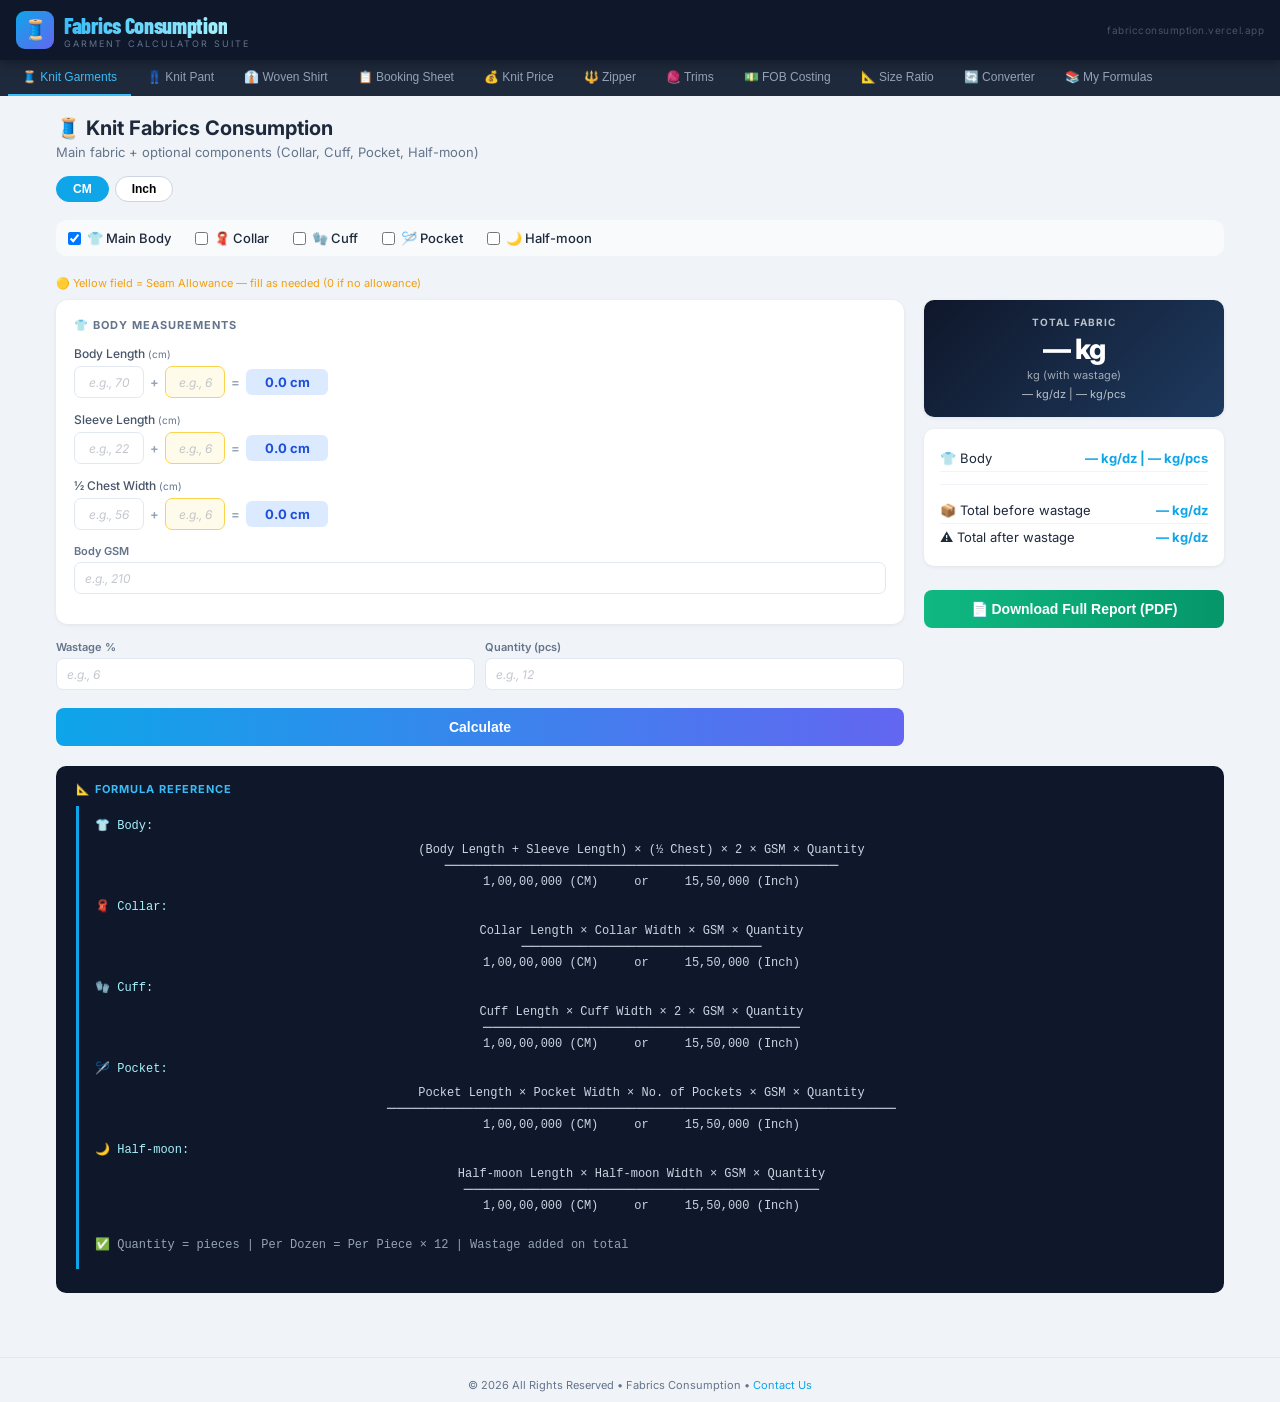
<file: index.html>
<!DOCTYPE html>
<html lang="en">
<head>
<meta charset="UTF-8">
<meta name="viewport" content="width=device-width, initial-scale=1.0">
<title>Fabrics Consumption | Garment Calculator Suite</title>
<link href="https://fonts.googleapis.com/css2?family=Barlow+Condensed:wght@600;800&family=Inter:wght@400;500;600;700&display=swap" rel="stylesheet">
<link rel="stylesheet" href="css/style.css">
</head>
<body>

<header>
  <a class="logo" href="javascript:void(0);" onclick="window.location.reload();">
    <div class="logo-icon">🧵</div>
    <div>
      <span class="logo-name">Fabrics Consumption</span>
      <span class="logo-sub">Garment Calculator Suite</span>
    </div>
  </a>
  <div class="header-url">fabricconsumption.vercel.app</div>
</header>

<nav class="tab-bar">
  <button class="tab-btn active" data-page="knit">🧵 Knit Garments</button>
  <button class="tab-btn" data-page="knitpant">👖 Knit Pant</button>
  <button class="tab-btn" data-page="woven">👔 Woven Shirt</button>
  <button class="tab-btn" data-page="booking">📋 Booking Sheet</button>
  <button class="tab-btn" data-page="knitprice">💰 Knit Price</button>
  <button class="tab-btn" data-page="zipper">🔱 Zipper</button>
  <button class="tab-btn" data-page="trims">🧶 Trims</button>
  <button class="tab-btn" data-page="fob">💵 FOB Costing</button>
  <button class="tab-btn" data-page="sizeratio">📐 Size Ratio</button>
  <button class="tab-btn" data-page="converter">🔄 Converter</button>
  <button class="tab-btn" data-page="myformulas">📚 My Formulas</button>
</nav>

<main>

<!-- ==================== PAGE 1: KNIT GARMENTS ==================== -->
<div class="page active" id="page-knit">
  <p class="page-title">🧵 Knit Fabrics Consumption</p>
  <p class="page-desc">Main fabric + optional components (Collar, Cuff, Pocket, Half-moon)</p>

  <div class="unit-bar">
    <button class="u-btn active" data-unit="cm">CM</button>
    <button class="u-btn" data-unit="inch">Inch</button>
  </div>

  <div class="check-row">
    <label><input type="checkbox" id="ck-body" checked> 👕 Main Body </label>
    <label><input type="checkbox" id="ck-collar"> 🧣 Collar</label>
    <label><input type="checkbox" id="ck-cuff"> 🧤 Cuff</label>
    <label><input type="checkbox" id="ck-pocket"> 🪡 Pocket</label>
    <label><input type="checkbox" id="ck-halfmoon"> 🌙 Half-moon</label>
  </div>

  <div class="input-note">🟡 Yellow field = Seam Allowance — fill as needed (0 if no allowance)</div>

  <div class="calc-grid">
    <div class="left-panel">
      <!-- BODY PANEL -->
      <div id="panel-body" class="panel">
        <div class="panel-title">👕 Body Measurements</div>
        <div class="sa-group">
          <div class="sa-label">Body Length <span class="unit-label">(cm)</span></div>
          <div class="sa-row">
            <input class="inp-a" type="text" inputmode="numeric" id="kg-bl" placeholder="e.g., 70" value="">
            <span class="sa-sep">+</span>
            <input class="inp-a inp-allow" type="text" inputmode="numeric" id="kg-bla" placeholder="e.g., 6" value="">
            <span class="sa-sep">=</span>
            <span class="sa-tot" id="kg-blt">0.0 <span class="unit-label">cm</span></span>
          </div>
        </div>
        <div class="sa-group">
          <div class="sa-label">Sleeve Length <span class="unit-label">(cm)</span></div>
          <div class="sa-row">
            <input class="inp-a" type="text" inputmode="numeric" id="kg-sl" placeholder="e.g., 22" value="">
            <span class="sa-sep">+</span>
            <input class="inp-a inp-allow" type="text" inputmode="numeric" id="kg-sla" placeholder="e.g., 6" value="">
            <span class="sa-sep">=</span>
            <span class="sa-tot" id="kg-slt">0.0 <span class="unit-label">cm</span></span>
          </div>
        </div>
        <div class="sa-group">
          <div class="sa-label">½ Chest Width <span class="unit-label">(cm)</span></div>
          <div class="sa-row">
            <input class="inp-a" type="text" inputmode="numeric" id="kg-hc" placeholder="e.g., 56" value="">
            <span class="sa-sep">+</span>
            <input class="inp-a inp-allow" type="text" inputmode="numeric" id="kg-hca" placeholder="e.g., 6" value="">
            <span class="sa-sep">=</span>
            <span class="sa-tot" id="kg-hct">0.0 <span class="unit-label">cm</span></span>
          </div>
        </div>
        <div class="field-row">
          <div class="f-group"><label>Body GSM</label><input class="inp-plain" type="text" inputmode="numeric" id="kg-bgsm" placeholder="e.g., 210" value=""></div>
        </div>
      </div>

      <!-- COLLAR PANEL -->
      <div id="panel-collar" class="opt-panel" style="display:none">
        <div class="opt-title">🧣 Collar Measurements</div>
        <div class="sa-group">
          <div class="sa-label">Collar Length <span class="unit-label">(cm)</span></div>
          <div class="sa-row">
            <input class="inp-a" type="text" inputmode="numeric" id="kg-cl" placeholder="e.g., 40" value="">
            <span class="sa-sep">+</span>
            <input class="inp-a inp-allow" type="text" inputmode="numeric" id="kg-cla" placeholder="e.g., 0" value="">
            <span class="sa-sep">=</span>
            <span class="sa-tot" id="kg-clt">0.0 <span class="unit-label">cm</span></span>
          </div>
        </div>
        <div class="sa-group">
          <div class="sa-label">Collar Width <span class="unit-label">(cm)</span></div>
          <div class="sa-row">
            <input class="inp-a" type="text" inputmode="numeric" id="kg-cw" placeholder="e.g., 8" value="">
            <span class="sa-sep">+</span>
            <input class="inp-a inp-allow" type="text" inputmode="numeric" id="kg-cwa" placeholder="e.g., 3" value="">
            <span class="sa-sep">=</span>
            <span class="sa-tot" id="kg-cwt">0.0 <span class="unit-label">cm</span></span>
          </div>
        </div>
        <div class="field-row"><div class="f-group"><label>Collar GSM</label><input class="inp-plain" type="text" inputmode="numeric" id="kg-cgsm" placeholder="e.g., 180" value=""></div></div>
      </div>

      <!-- CUFF PANEL -->
      <div id="panel-cuff" class="opt-panel" style="display:none">
        <div class="opt-title">🧤 Cuff Measurements (×2 pcss)</div>
        <div class="sa-group">
          <div class="sa-label">Cuff Length <span class="unit-label">(cm)</span></div>
          <div class="sa-row">
            <input class="inp-a" type="text" inputmode="numeric" id="kg-cul" placeholder="e.g., 22" value="">
            <span class="sa-sep">+</span>
            <input class="inp-a inp-allow" type="text" inputmode="numeric" id="kg-cula" placeholder="e.g., 4" value="">
            <span class="sa-sep">=</span>
            <span class="sa-tot" id="kg-cul-t">0.0 <span class="unit-label">cm</span></span>
          </div>
        </div>
        <div class="sa-group">
          <div class="sa-label">Cuff Width <span class="unit-label">(cm)</span></div>
          <div class="sa-row">
            <input class="inp-a" type="text" inputmode="numeric" id="kg-cuw" placeholder="e.g., 3" value="">
            <span class="sa-sep">+</span>
            <input class="inp-a inp-allow" type="text" inputmode="numeric" id="kg-cuwa" placeholder="e.g., 2" value="">
            <span class="sa-sep">=</span>
            <span class="sa-tot" id="kg-cuw-t">0.0 <span class="unit-label">cm</span></span>
          </div>
        </div>
        <div class="field-row"><div class="f-group"><label>Cuff GSM</label><input class="inp-plain" type="text" inputmode="numeric" id="kg-cugsm" placeholder="e.g., 230" value=""></div></div>
      </div>

      <!-- POCKET PANEL -->
      <div id="panel-pocket" class="opt-panel" style="display:none">
        <div class="opt-title">🪡 Pocket Measurements</div>
        <div class="sa-group">
          <div class="sa-label">Pocket Length <span class="unit-label">(cm)</span></div>
          <div class="sa-row">
            <input class="inp-a" type="text" inputmode="numeric" id="kg-pl" placeholder="e.g., 10" value="">
            <span class="sa-sep">+</span>
            <input class="inp-a inp-allow" type="text" inputmode="numeric" id="kg-pla" placeholder="e.g., 3" value="">
            <span class="sa-sep">=</span>
            <span class="sa-tot" id="kg-pl-t">0.0 <span class="unit-label">cm</span></span>
          </div>
        </div>
        <div class="sa-group">
          <div class="sa-label">Pocket Width <span class="unit-label">(cm)</span></div>
          <div class="sa-row">
            <input class="inp-a" type="text" inputmode="numeric" id="kg-pw" placeholder="e.g., 9" value="">
            <span class="sa-sep">+</span>
            <input class="inp-a inp-allow" type="text" inputmode="numeric" id="kg-pwa" placeholder="e.g., 3" value="">
            <span class="sa-sep">=</span>
            <span class="sa-tot" id="kg-pw-t">0.0 <span class="unit-label">cm</span></span>
          </div>
        </div>
        <div class="field-row">
          <div class="f-group"><label>Pocket GSM</label><input class="inp-plain" type="text" inputmode="numeric" id="kg-pgsm" placeholder="e.g., 160" value=""></div>
          <div class="f-group"><label>No. of Pockets</label><input class="inp-plain" type="text" inputmode="numeric" id="kg-pqty" placeholder="e.g., 1" value=""></div>
        </div>
      </div>

      <!-- HALF-MOON PANEL -->
      <div id="panel-halfmoon" class="opt-panel" style="display:none">
        <div class="opt-title">🌙 Half-moon Measurements</div>
        <div class="sa-group">
          <div class="sa-label">Half-moon Length <span class="unit-label">(cm)</span></div>
          <div class="sa-row">
            <input class="inp-a" type="text" inputmode="numeric" id="kg-hml" placeholder="e.g., 16" value="">
            <span class="sa-sep">+</span>
            <input class="inp-a inp-allow" type="text" inputmode="numeric" id="kg-hmla" placeholder="e.g., 3" value="">
            <span class="sa-sep">=</span>
            <span class="sa-tot" id="kg-hml-t">0.0 <span class="unit-label">cm</span></span>
          </div>
        </div>
        <div class="sa-group">
          <div class="sa-label">Half-moon Width <span class="unit-label">(cm)</span></div>
          <div class="sa-row">
            <input class="inp-a" type="text" inputmode="numeric" id="kg-hmw" placeholder="e.g., 8" value="">
            <span class="sa-sep">+</span>
            <input class="inp-a inp-allow" type="text" inputmode="numeric" id="kg-hmwa" placeholder="e.g., 3" value="">
            <span class="sa-sep">=</span>
            <span class="sa-tot" id="kg-hmw-t">0.0 <span class="unit-label">cm</span></span>
          </div>
        </div>
        <div class="field-row"><div class="f-group"><label>Half-moon GSM</label><input class="inp-plain" type="text" inputmode="numeric" id="kg-hmgsm" placeholder="e.g., 160" value=""></div></div>
      </div>

      <div class="field-row">
        <div class="f-group"><label>Wastage %</label><input class="inp-plain" type="text" inputmode="numeric" id="kg-waste" placeholder="e.g., 6" value=""></div>
        <div class="f-group"><label>Quantity (pcs)</label><input class="inp-plain" type="text" inputmode="numeric" id="kg-qty" placeholder="e.g., 12" value=""></div>
      </div>
      <button class="calc-btn" id="btn-calc-knit">Calculate</button>
    </div>

    <div class="result-panel">
      <div class="r-card main" style="text-align: center;">
        <div class="r-label">Total Fabric</div>
        <div class="r-value" id="kg-total-kg">—</div>
        <div class="r-unit">kg (with wastage)</div>
        <div style="font-size: 11px; margin-top: 5px; opacity: 0.7;">
          <span id="kg-per-dz-label">— kg/dz</span> | <span id="kg-per-pcs-label">— kg/pcs</span>
        </div>
      </div>
      <div class="r-card" id="kg-results-list">
        <div class="r-row" id="kg-body-row"><span>👕 Body</span><span id="kg-body-disp">— kg/dz | — kg/pcs</span></div>
        <div class="r-row" id="kg-collar-row" style="display:none"><span>🧣 Collar</span><span id="kg-collar-disp">— kg/dz | — kg/pcs</span></div>
        <div class="r-row" id="kg-cuff-row" style="display:none"><span>🧤 Cuff</span><span id="kg-cuff-disp">— kg/dz | — kg/pcs</span></div>
        <div class="r-row" id="kg-pocket-row" style="display:none"><span>🪡 Pocket</span><span id="kg-pocket-disp">— kg/dz | — kg/pcs</span></div>
        <div class="r-row" id="kg-halfmoon-row" style="display:none"><span>🌙 Half-moon</span><span id="kg-halfmoon-disp">— kg/dz | — kg/pcs</span></div>
        <div class="divider"></div>
        <div class="r-row"><span>📦 Total before wastage</span><span id="kg-total-before">— kg/dz</span></div>
        <div class="r-row"><span>⚠️ Total after wastage</span><span id="kg-total-after">— kg/dz</span></div>
      </div>
      <button class="calc-btn pdf-btn" id="btn-pdf-knit">📄 Download Full Report (PDF)</button>
    </div>
  </div>

  <div class="formula-note">
    <div class="fn-title">📐 Formula Reference</div>
    <div class="fraction-formula">
      <span class="fn-highlight">👕 Body:</span><br>
      <div style="text-align: center; padding: 10px 0;">
        (Body Length + Sleeve Length) × (½ Chest) × 2 × GSM × Quantity<br>
        <span style="font-size: 16px;">─────────────────────────────────────────</span><br>
        1,00,00,000 (CM) &nbsp;&nbsp;&nbsp; or &nbsp;&nbsp;&nbsp; 15,50,000 (Inch)
      </div>
      <span class="fn-highlight">🧣 Collar:</span><br>
      <div style="text-align: center; padding: 10px 0;">
        Collar Length × Collar Width × GSM × Quantity<br>
        <span style="font-size: 16px;">─────────────────────────</span><br>
        1,00,00,000 (CM) &nbsp;&nbsp;&nbsp; or &nbsp;&nbsp;&nbsp; 15,50,000 (Inch)
      </div>
      <span class="fn-highlight">🧤 Cuff:</span><br>
      <div style="text-align: center; padding: 10px 0;">
        Cuff Length × Cuff Width × 2 × GSM × Quantity<br>
        <span style="font-size: 16px;">─────────────────────────────────</span><br>
        1,00,00,000 (CM) &nbsp;&nbsp;&nbsp; or &nbsp;&nbsp;&nbsp; 15,50,000 (Inch)
      </div>
      <span class="fn-highlight">🪡 Pocket:</span><br>
      <div style="text-align: center; padding: 10px 0;">
        Pocket Length × Pocket Width × No. of Pockets × GSM × Quantity<br>
        <span style="font-size: 16px;">─────────────────────────────────────────────────────</span><br>
        1,00,00,000 (CM) &nbsp;&nbsp;&nbsp; or &nbsp;&nbsp;&nbsp; 15,50,000 (Inch)
      </div>
      <span class="fn-highlight">🌙 Half-moon:</span><br>
      <div style="text-align: center; padding: 10px 0;">
        Half-moon Length × Half-moon Width × GSM × Quantity<br>
        <span style="font-size: 16px;">─────────────────────────────────────</span><br>
        1,00,00,000 (CM) &nbsp;&nbsp;&nbsp; or &nbsp;&nbsp;&nbsp; 15,50,000 (Inch)
      </div>
      <div class="fn-body" style="margin-top: 12px;">
        ✅ Quantity = pieces | Per Dozen = Per Piece × 12 | Wastage added on total
      </div>
    </div>
  </div>
</div>

<!-- ==================== PAGE 2: KNIT PANT ==================== -->
<div class="page" id="page-knitpant">
  <p class="page-title">👖 Knit Pant Fabric Consumption</p>
  <div class="unit-bar">
    <button class="u-btn active" data-unit="cm">CM</button>
    <button class="u-btn" data-unit="inch">Inch</button>
  </div>
  <div class="input-note">🟡 Yellow field = Seam Allowance</div>
  <div class="calc-grid">
    <div class="panel">
      <div class="panel-title">📏 Pant Measurements</div>
      <div class="sa-group"><div class="sa-label">A — Inseam Length (IL)</div><div class="sa-row"><input class="inp-a" type="text" inputmode="numeric" id="kp-il" placeholder="e.g., 75" value=""><span class="sa-sep">+</span><input class="inp-a inp-allow" type="text" inputmode="numeric" id="kp-ila" placeholder="e.g., 5" value=""><span class="sa-sep">=</span><span class="sa-tot" id="kp-ilt">0.0 cm</span></div></div>
      <div class="sa-group"><div class="sa-label">B — Center Front Rise (CFR)</div><div class="sa-row"><input class="inp-a" type="text" inputmode="numeric" id="kp-cfr" placeholder="e.g., 28" value=""><span class="sa-sep">+</span><input class="inp-a inp-allow" type="text" inputmode="numeric" id="kp-cfra" placeholder="e.g., 8" value=""><span class="sa-sep">=</span><span class="sa-tot" id="kp-cfrt">0.0 cm</span></div></div>
      <div class="sa-group"><div class="sa-label">C — Waist Belt Width (WBW)</div><div class="sa-row"><input class="inp-a" type="text" inputmode="numeric" id="kp-wbw" placeholder="e.g., 4" value=""><span class="sa-sep">+</span><input class="inp-a inp-allow" type="text" inputmode="numeric" id="kp-wbwa" placeholder="e.g., 2" value=""><span class="sa-sep">=</span><span class="sa-tot" id="kp-wbwt">0.0 cm</span></div></div>
      <div class="sa-group"><div class="sa-label">D — Half Thigh Circum (HTC)</div><div class="sa-row"><input class="inp-a" type="text" inputmode="numeric" id="kp-htc" placeholder="e.g., 36" value=""><span class="sa-sep">+</span><input class="inp-a inp-allow" type="text" inputmode="numeric" id="kp-htca" placeholder="e.g., 6" value=""><span class="sa-sep">=</span><span class="sa-tot" id="kp-htct">0.0 cm</span></div></div>
      <div class="field-row"><div class="f-group"><label>GSM</label><input class="inp-plain" type="text" inputmode="numeric" id="kp-gsm" placeholder="e.g., 240" value=""></div><div class="f-group"><label>Wastage %</label><input class="inp-plain" type="text" inputmode="numeric" id="kp-waste" placeholder="e.g., 5" value=""></div></div>
      <button class="calc-btn" id="btn-calc-knitpant">Calculate</button>
    </div>
    <div class="result-panel">
      <div class="r-card main"><div class="r-value" id="kp-r-dz">—</div><div class="r-unit">kg/dz</div></div>
      <div class="r-card"><div class="r-row"><span>Per Piece</span><span id="kp-r-pcs">— kg</span></div></div>
      <button class="calc-btn pdf-btn" id="btn-pdf-knitpant">📄 Download Report</button>
    </div>
  </div>
  <div class="formula-note">
    <div class="fn-title">📐 Formula Reference</div>
    <div class="fraction-formula">
      <span class="fn-highlight">Knit Pant Consumption:</span><br>
      <div style="text-align: center; padding: 10px 0;">
        (IL + CFR + WBW) × HTC × 4 × GSM × Quantity<br>
        <span style="font-size: 16px;">─────────────────────────────────────────</span><br>
        1,00,00,000 (CM) &nbsp;&nbsp;&nbsp; or &nbsp;&nbsp;&nbsp; 15,50,000 (Inch)
      </div>
      <div class="fn-body">✅ + Wastage% | ×4 for front/back panels of both legs</div>
    </div>
  </div>
</div>

<!-- ==================== PAGE 3: WOVEN SHIRT ==================== -->
<div class="page" id="page-woven">
  <p class="page-title">👔 Woven Shirt Fabric Consumption</p>
  <div class="input-note">🟡 Yellow field = Seam Allowance</div>
  <div class="calc-grid">
    <div class="panel">
      <div class="panel-title">📏 Body Measurements</div>
      <div class="sa-group"><div class="sa-label">Body Length (from HSP)</div><div class="sa-row"><input class="inp-a" type="text" inputmode="numeric" id="ws-bl" placeholder="e.g., 79" value=""><span class="sa-sep">+</span><input class="inp-a inp-allow" type="text" inputmode="numeric" id="ws-bla" placeholder="e.g., 6" value=""><span class="sa-sep">=</span><span class="sa-tot" id="ws-blt">0.0 cm</span></div></div>
      <div class="sa-group"><div class="sa-label">½ Chest</div><div class="sa-row"><input class="inp-a" type="text" inputmode="numeric" id="ws-hc" placeholder="e.g., 52" value=""><span class="sa-sep">+</span><input class="inp-a inp-allow" type="text" inputmode="numeric" id="ws-hca" placeholder="e.g., 6" value=""><span class="sa-sep">=</span><span class="sa-tot" id="ws-hct">0.0 cm</span></div></div>
      <div class="divider"></div>
      <div class="panel-title">📏 Sleeve Measurements</div>
      <div class="sa-group"><div class="sa-label">Sleeve Length</div><div class="sa-row"><input class="inp-a" type="text" inputmode="numeric" id="ws-sl" placeholder="e.g., 59" value=""><span class="sa-sep">+</span><input class="inp-a inp-allow" type="text" inputmode="numeric" id="ws-sla" placeholder="e.g., 6" value=""><span class="sa-sep">=</span><span class="sa-tot" id="ws-slt">0.0 cm</span></div></div>
      <div class="sa-group"><div class="sa-label">Armhole Straight</div><div class="sa-row"><input class="inp-a" type="text" inputmode="numeric" id="ws-ah" placeholder="e.g., 20" value=""><span class="sa-sep">+</span><input class="inp-a inp-allow" type="text" inputmode="numeric" id="ws-aha" placeholder="e.g., 5" value=""><span class="sa-sep">=</span><span class="sa-tot" id="ws-aht">0.0 cm</span></div></div>
      <div class="field-row"><div class="f-group"><label>Fabric Width (inch)</label><input class="inp-plain" type="text" inputmode="numeric" id="ws-fw" placeholder="e.g., 55" value=""></div></div>
      <button class="calc-btn" id="btn-calc-woven">Calculate</button>
    </div>
    <div class="result-panel">
      <div class="r-card main"><div class="r-value" id="ws-r-total">—</div><div class="r-unit">yards/dz</div></div>
      <div class="r-card"><div class="r-row"><span>Body / Dozen</span><span id="ws-r-body">— yds</span></div><div class="r-row"><span>Sleeve / Dozen</span><span id="ws-r-sleeve">— yds</span></div></div>
      <button class="calc-btn pdf-btn" id="btn-pdf-woven">📄 Download Report</button>
    </div>
  </div>
  <div class="formula-note">
    <div class="fn-title">📐 Formula Reference</div>
    <div class="fraction-formula">
      <span class="fn-highlight">Body:</span><br>
      <div style="text-align: center; padding: 10px 0;">
        (Body Length) × (½ Chest) × 2 × Quantity<br>
        <span style="font-size: 16px;">─────────────────────────────────────────</span><br>
        Fabric Width × 36 × 2.54
      </div>
      <span class="fn-highlight">Sleeve:</span><br>
      <div style="text-align: center; padding: 10px 0;">
        (Sleeve Length) × (Armhole) × 2 × 2 × Quantity<br>
        <span style="font-size: 16px;">─────────────────────────────────────────</span><br>
        Fabric Width × 36 × 2.54
      </div>
      <div class="fn-body">✅ Result in yards per dozen | 2.54 = cm→inch | 36 = inch→yard</div>
    </div>
  </div>
</div>


<!-- ==================== PAGE 4: BOOKING SHEET ==================== -->
<div class="page" id="page-booking">
  <p class="page-title">📋 Booking Sheet (Marker Based)</p>
  <div class="input-note">🟡 Excel Formula: (MarkerLen + CutAllow) × (MarkerWid + CutAllow) × GSM ÷ 1,550,000</div>
  
  <!-- Single Calculation Panel -->
  <div class="panel">
    <div class="panel-title">📏 Single Marker Calculation</div>
    <div class="field-row">
      <div class="f-group"><label>Marker Length (inch)</label><input class="inp-plain" id="bs-ml" value="31.11" step="0.01"></div>
      <div class="f-group"><label>Cut Allow Length (inch)</label><input class="inp-plain" id="bs-cla" value="2"></div>
    </div>
    <div class="field-row">
      <div class="f-group"><label>Marker Width (inch)</label><input class="inp-plain" id="bs-mw" value="72"></div>
      <div class="f-group"><label>Cut Allow Width (inch)</label><input class="inp-plain" id="bs-cwa" value="2"></div>
    </div>
    <div class="field-row">
      <div class="f-group"><label>GSM (g/m²)</label><input class="inp-plain" id="bs-gsm" value="280"></div>
      <div class="f-group"><label>pcss in Marker</label><input class="inp-plain" id="bs-pcs" value="10"></div>
    </div>
    <div class="field-row">
      <div class="f-group"><label>Cutting Waste %</label><input class="inp-plain" id="bs-cwp" value="6"></div>
    </div>
    <button class="calc-btn" id="btn-calc-booking">Calculate</button>
    
    <div style="margin-top:16px">
      <div class="r-row"><span>📏 Effective Length</span><span id="bs-effl" class="badge badge-blue">—</span></div>
      <div class="r-row"><span>📏 Effective Width</span><span id="bs-effw" class="badge badge-blue">—</span></div>
      <div class="r-row"><span>📦 Net Consumption</span><span id="bs-net" class="badge badge-blue">—</span></div>
      <div class="r-row"><span>📦 Cons / Dozen (before waste)</span><span id="bs-dz" class="badge badge-green">—</span></div>
      <div class="r-row"><span>⚠️ Final (with Cutting%)</span><span id="bs-final" class="badge badge-green">—</span></div>
    </div>
    <button class="calc-btn pdf-btn" id="btn-pdf-booking" style="margin-top:12px">📄 Download Report</button>
  </div>
  
  <!-- Multiple Rows Table (like your Excel) -->
  <div class="panel">
    <div class="panel-title">📊 Multiple Style / Parts Booking (Excel Style)</div>
    <div style="overflow-x: auto;">
      <table class="booking-table" style="width:100%; border-collapse:collapse; font-size:12px">
        <thead>
          <tr style="background:#f8fafc; border-bottom:2px solid #e2e8f0">
            <th style="padding:8px">Parts</th>
            <th style="padding:8px">Fabric Type</th>
            <th style="padding:8px">Marker L (")</th>
            <th style="padding:8px">Cut L (")</th>
            <th style="padding:8px">Marker W (")</th>
            <th style="padding:8px">Cut W (")</th>
            <th style="padding:8px">GSM</th>
            <th style="padding:8px">pcss</th>
            <th style="padding:8px">Cut%</th>
            <th style="padding:8px">Cons/Dz (kg)</th>
            <th style="padding:8px"></th>
          </tr>
        </thead>
        <tbody id="booking-table-body">
          <tr>
            <td><input class="inp-plain" id="bs-parts-1" value="BODY" style="width:70px"></td>
            <td><input class="inp-plain" id="bs-fabric-1" value="COTTON" style="width:80px"></td>
            <td><input class="inp-plain" id="bs-ml-1" value="92.04" step="0.01" style="width:70px"></td>
            <td><input class="inp-plain" id="bs-cla-1" value="2" style="width:50px"></td>
            <td><input class="inp-plain" id="bs-mw-1" value="72" style="width:70px"></td>
            <td><input class="inp-plain" id="bs-cwa-1" value="2" style="width:50px"></td>
            <td><input class="inp-plain" id="bs-gsm-1" value="280" style="width:70px"></td>
            <td><input class="inp-plain" id="bs-pcs-1" value="10" style="width:50px"></td>
            <td><input class="inp-plain" id="bs-cwp-1" value="6" style="width:50px"></td>
            <td class="bs-result-1" style="color:#0ea5e9; font-weight:700; text-align:center">—</td>
            <td><button onclick="deleteBookingRow(this)" style="background:#ef4444; color:white; border:none; border-radius:4px; padding:4px 8px; cursor:pointer">✖</button></td>
          </tr>
          <tr>
            <td><input class="inp-plain" id="bs-parts-2" value="RIB" style="width:70px"></td>
            <td><input class="inp-plain" id="bs-fabric-2" value="COTTON" style="width:80px"></td>
            <td><input class="inp-plain" id="bs-ml-2" value="31.11" step="0.01" style="width:70px"></td>
            <td><input class="inp-plain" id="bs-cla-2" value="2" style="width:50px"></td>
            <td><input class="inp-plain" id="bs-mw-2" value="52" style="width:70px"></td>
            <td><input class="inp-plain" id="bs-cwa-2" value="2" style="width:50px"></td>
            <td><input class="inp-plain" id="bs-gsm-2" value="340" style="width:70px"></td>
            <td><input class="inp-plain" id="bs-pcs-2" value="10" style="width:50px"></td>
            <td><input class="inp-plain" id="bs-cwp-2" value="6" style="width:50px"></td>
            <td class="bs-result-2" style="color:#0ea5e9; font-weight:700; text-align:center">—</td>
            <td><button onclick="deleteBookingRow(this)" style="background:#ef4444; color:white; border:none; border-radius:4px; padding:4px 8px; cursor:pointer">✖</button></td>
          </tr>
        </tbody>
        <tfoot>
          <tr style="background:#dbeafe; font-weight:bold">
            <td colspan="9" style="text-align:right; padding:8px">📦 TOTAL CONSUMPTION:</td>
            <td id="booking-total" style="color:#1d4ed8; text-align:center">— kg/dz</td>
            <td></td>
          </tr>
        </tfoot>
      </table>
    </div>
    <div style="display:flex; gap:10px; margin-top:12px">
      <button class="calc-btn" id="btn-add-booking-row" style="background: linear-gradient(90deg,#6366f1,#8b5cf6); margin-top:0">➕ Add New Row</button>
      <button class="calc-btn" onclick="calculateAllBookingRows()" style="background: linear-gradient(90deg,#0ea5e9,#6366f1); margin-top:0">📊 Calculate All Rows</button>
    </div>
  </div>
  
  <div class="formula-note">
    <div class="fn-title">📐 Formula Reference (as per your Excel file)</div>
    <div class="fraction-formula">
      <div style="text-align: center; padding: 10px 0;">
        Net Consumption (kg) = GSM × (MarkerLen + CutAllowLen) × (MarkerWid + CutAllowWid)<br>
        <span style="font-size: 16px;">─────────────────────────────────────────────────────────────</span><br>
        1,550,000
      </div>
      <div class="fn-body">
        ✅ Cons/Dz = (NetCon ÷ pcssInMarker) × 12<br>
        ✅ Final = Cons/Dz × (1 + Cutting%/100)<br>
        ✅ 1,550,000 = 39.37² × 1000 (sq inch to sq meter × gram to kg)
      </div>
    </div>
  </div>
</div>

<!-- ==================== PAGE 5: KNIT PRICE ==================== -->
<div class="page" id="page-knitprice">
  <p class="page-title">💰 Knit Fabric Price per Meter</p>
  <div class="panel">
    <div class="field-row"><div class="f-group"><label>Fabric Weight (kg)</label><input class="inp-plain" id="kfp-w" value="1" step="0.01"></div><div class="f-group"><label>Fabric GSM</label><input class="inp-plain" id="kfp-gsm" value="240"></div></div>
    <div class="field-row"><div class="f-group"><label>Fabric Width (meter)</label><input class="inp-plain" id="kfp-wid" value="1" step="0.01"></div><div class="f-group"><label>Price Per Kg (৳/$)</label><input class="inp-plain" id="kfp-pkg" value="600"></div></div>
    <button class="calc-btn" id="btn-calc-knitprice">Calculate</button>
    <div style="margin-top:16px"><div class="r-row"><span>Fabric Length</span><span id="kfp-len" class="badge badge-blue">—</span></div><div class="r-row"><span>Price per Meter</span><span id="kfp-pm" class="badge badge-green">—</span></div></div>
    <button class="calc-btn pdf-btn" id="btn-pdf-knitprice" style="margin-top:12px">📄 Download Report</button>
  </div>
  <div class="formula-note">
    <div class="fn-title">📐 Formula Reference</div>
    <div class="fraction-formula">
      <div style="text-align: center; padding: 10px 0;">
        Fabric Length = (Weight × 1000) ÷ (GSM × Width)<br>
        Price per Meter = (PricePerKg × Weight) ÷ Fabric Length
      </div>
    </div>
  </div>
</div>

<!-- ==================== PAGE 6: ZIPPER ==================== -->
<div class="page" id="page-zipper">
  <p class="page-title">🔱 Zipper Length Calculator</p>
  <div class="panel">
    <div class="field-row"><div class="f-group"><label>Body Length (cm)</label><input class="inp-plain" id="zp-bl" value="75"></div><div class="f-group"><label>Front Neck Drop (cm)</label><input class="inp-plain" id="zp-fnd" value="10"></div></div>
    <div class="field-row"><div class="f-group"><label>High Neck (cm)</label><input class="inp-plain" id="zp-hn" value="0"></div><div class="f-group"><label>Shrinkage %</label><input class="inp-plain" id="zp-shr" value="0"></div></div>
    <button class="calc-btn" id="btn-calc-zipper">Calculate</button>
    <div style="margin-top:16px"><div class="r-row"><span>Zipper Length</span><span id="zp-result" class="badge badge-green">—</span></div></div>
    <button class="calc-btn pdf-btn" id="btn-pdf-zipper" style="margin-top:12px">📄 Download Report</button>
  </div>
  <div class="formula-note">
    <div class="fn-title">📐 Formula Reference</div>
    <div class="fraction-formula">
      <div style="text-align: center; padding: 10px 0;">
        Zipper Length = (Body Length + High Neck - Neck Drop) × (1 - Shrinkage%)
      </div>
    </div>
  </div>
</div>

<!-- ==================== PAGE 7: TRIMS ==================== -->
<div class="page" id="page-trims">
  <p class="page-title">🧶 Trims Consumption</p>
  <div class="panel"><div class="panel-title">🪡 Thread</div>
    <div class="field-row"><div class="f-group"><label>Seam Length (m/pcs)</label><input class="inp-plain" id="th-seam" value="10"></div><div class="f-group"><label>No. of Layers</label><input class="inp-plain" id="th-layer" value="2"></div></div>
    <div class="field-row"><div class="f-group"><label>Stitch Density (spi)</label><input class="inp-plain" id="th-spi" value="12"></div><div class="f-group"><label>Thread Per Stitch</label><input class="inp-plain" id="th-tps" value="3"></div></div>
    <button class="calc-btn" id="btn-calc-thread">Calculate Thread</button>
    <div class="r-row"><span>Thread / Dozen</span><span id="th-dz" class="badge badge-green">—</span></div>
  </div>
  <div class="panel"><div class="panel-title">🔘 Button</div>
    <div class="field-row"><div class="f-group"><label>Buttons per Piece</label><input class="inp-plain" id="bt-pp" value="8"></div><div class="f-group"><label>Extra / Spare (%)</label><input class="inp-plain" id="bt-ex" value="5"></div></div>
    <button class="calc-btn" id="btn-calc-button">Calculate Button</button>
    <div class="r-row"><span>Buttons / Dozen</span><span id="bt-dz" class="badge badge-green">—</span></div>
  </div>
  <div class="panel"><div class="panel-title">🧵 Interlining</div>
    <div class="field-row"><div class="f-group"><label>Length (cm)</label><input class="inp-plain" id="il-len" value="30"></div><div class="f-group"><label>Width (cm)</label><input class="inp-plain" id="il-wid" value="10"></div></div>
    <div class="field-row"><div class="f-group"><label>Qty per pcs</label><input class="inp-plain" id="il-qty" value="2"></div></div>
    <button class="calc-btn" id="btn-calc-interlining">Calculate Interlining</button>
    <div class="r-row"><span>Interlining / Dozen (m²)</span><span id="il-dz" class="badge badge-green">—</span></div>
  </div>
</div>

<!-- ==================== PAGE 8: FOB COSTING ==================== -->
<div class="page" id="page-fob">
  <p class="page-title">💵 FOB Costing</p>
  <div class="panel">
    <div class="field-row"><div class="f-group"><label>Fabric Cost ($)</label><input class="inp-plain" id="fob-fab" value="3.50" step="0.01"></div><div class="f-group"><label>Trims Cost ($)</label><input class="inp-plain" id="fob-tr" value="0.80" step="0.01"></div></div>
    <div class="field-row"><div class="f-group"><label>CM (Cut & Make) ($)</label><input class="inp-plain" id="fob-cm" value="2.20" step="0.01"></div><div class="f-group"><label>Accessories ($)</label><input class="inp-plain" id="fob-acc" value="0.40" step="0.01"></div></div>
    <div class="field-row"><div class="f-group"><label>Overhead %</label><input class="inp-plain" id="fob-oh" value="10"></div><div class="f-group"><label>Profit %</label><input class="inp-plain" id="fob-pr" value="15"></div></div>
    <div class="divider"></div>
    <div class="field-row"><div class="f-group"><label>Freight (per pcs $)</label><input class="inp-plain" id="fob-fr" value="0.50" step="0.01"></div><div class="f-group"><label>Insurance %</label><input class="inp-plain" id="fob-ins" value="0.5" step="0.1"></div></div>
    <button class="calc-btn" id="btn-calc-fob">Calculate</button>
    <div style="margin-top:16px"><div class="r-row"><span>Total Cost</span><span id="fob-cost" class="badge badge-blue">—</span></div><div class="r-row"><span>FOB Price</span><span id="fob-fob" class="badge badge-green">—</span></div><div class="r-row"><span>C&F Price</span><span id="fob-cnf" class="badge badge-green">—</span></div><div class="r-row"><span>CIF Price</span><span id="fob-cif" class="badge badge-green">—</span></div></div>
    <button class="calc-btn pdf-btn" id="btn-pdf-fob" style="margin-top:12px">📄 Download Report</button>
  </div>
</div>

<!-- ==================== PAGE 9: SIZE RATIO ==================== -->
<div class="page" id="page-sizeratio">
  <p class="page-title">📐 Size Ratio Calculator</p>
  <div class="panel">
    <div class="field-row"><div class="f-group"><label>Total Order Qty</label><input class="inp-plain" id="sr-total" value="1200"></div></div>
    <table class="sr-table">
      <tr><th>Size</th><th>Ratio</th><th>Qty</th></tr>
      <tr><td><input class="sr-input" id="sr-s1" value="S"></td><td><input class="sr-input" type="number" id="sr-r1" value="1"></td><td style="color:#0ea5e9;font-weight:700" id="sr-q1">—</td></tr>
      <tr><td><input class="sr-input" id="sr-s2" value="M"></td><td><input class="sr-input" type="number" id="sr-r2" value="2"></td><td style="color:#0ea5e9;font-weight:700" id="sr-q2">—</td></tr>
      <tr><td><input class="sr-input" id="sr-s3" value="L"></td><td><input class="sr-input" type="number" id="sr-r3" value="3"></td><td style="color:#0ea5e9;font-weight:700" id="sr-q3">—</td></tr>
      <tr><td><input class="sr-input" id="sr-s4" value="XL"></td><td><input class="sr-input" type="number" id="sr-r4" value="2"></td><td style="color:#0ea5e9;font-weight:700" id="sr-q4">—</td></tr>
      <tr><td><input class="sr-input" id="sr-s5" value="XXL"></td><td><input class="sr-input" type="number" id="sr-r5" value="1"></td><td style="color:#0ea5e9;font-weight:700" id="sr-q5">—</td></tr>
      <tr class="tot-row"><td colspan="2">Total Ratio</td><td id="sr-totrat">—</td></tr>
    </table>
    <button class="calc-btn" id="btn-calc-sizeratio">Calculate</button>
  </div>
</div>

<!-- ==================== PAGE 10: CONVERTER ==================== -->
<div class="page" id="page-converter">
  <p class="page-title">🔄 Unit Converter</p>
  <p class="page-desc">Complete garment industry unit conversion tools</p>

  <div class="panel">
    <div class="panel-title">📏 LENGTH CONVERTERS</div>
    
    <!-- CM ↔ Inch -->
    <div class="conv-group">
      <div class="conv-label">CM ↔ Inch</div>
      <div class="conv-row">
        <input class="conv-inp" id="cv-cm" placeholder="CM" type="number" step="any">
        <span>cm =</span>
        <input class="conv-inp" id="cv-inch" placeholder="Inch" type="number" step="any">
        <span>inch</span>
      </div>
    </div>
    
    <!-- Meter ↔ Yard -->
    <div class="conv-group">
      <div class="conv-label">Meter ↔ Yard</div>
      <div class="conv-row">
        <input class="conv-inp" id="cv-m" placeholder="Meter" type="number" step="any">
        <span>m =</span>
        <input class="conv-inp" id="cv-yd" placeholder="Yard" type="number" step="any">
        <span>yd</span>
      </div>
    </div>
    
    <!-- Meter ↔ Feet -->
    <div class="conv-group">
      <div class="conv-label">Meter ↔ Feet</div>
      <div class="conv-row">
        <input class="conv-inp" id="cv-m-ft" placeholder="Meter" type="number" step="any">
        <span>m =</span>
        <input class="conv-inp" id="cv-ft" placeholder="Feet" type="number" step="any">
        <span>ft</span>
      </div>
    </div>
    
    <!-- Inch ↔ Centimeter (Reverse) -->
    <div class="conv-group">
      <div class="conv-label">Inch ↔ Centimeter</div>
      <div class="conv-row">
        <input class="conv-inp" id="cv-inch-cm" placeholder="Inch" type="number" step="any">
        <span>inch =</span>
        <input class="conv-inp" id="cv-cm-inch" placeholder="CM" type="number" step="any">
        <span>cm</span>
      </div>
    </div>
  </div>

  <div class="panel">
    <div class="panel-title">⚖️ WEIGHT CONVERTERS</div>
    
    <!-- KG ↔ Gram -->
    <div class="conv-group">
      <div class="conv-label">Kilogram ↔ Gram</div>
      <div class="conv-row">
        <input class="conv-inp" id="cv-kg-g" placeholder="KG" type="number" step="any">
        <span>kg =</span>
        <input class="conv-inp" id="cv-g" placeholder="Gram" type="number" step="any">
        <span>g</span>
      </div>
    </div>
    
    <!-- KG ↔ Pound -->
    <div class="conv-group">
      <div class="conv-label">Kilogram ↔ Pound</div>
      <div class="conv-row">
        <input class="conv-inp" id="cv-kg-lb" placeholder="KG" type="number" step="any">
        <span>kg =</span>
        <input class="conv-inp" id="cv-lb" placeholder="Pound" type="number" step="any">
        <span>lb</span>
      </div>
    </div>
    
    <!-- Pound ↔ Ounce -->
    <div class="conv-group">
      <div class="conv-label">Pound ↔ Ounce</div>
      <div class="conv-row">
        <input class="conv-inp" id="cv-lb-oz" placeholder="Pound" type="number" step="any">
        <span>lb =</span>
        <input class="conv-inp" id="cv-oz-lb" placeholder="Ounce" type="number" step="any">
        <span>oz</span>
      </div>
    </div>
  </div>

  <div class="panel">
    <div class="panel-title">🧵 FABRIC WEIGHT & GSM CONVERTERS</div>
    
    <!-- kg ↔ Meter (Fabric) -->
    <div class="conv-group">
      <div class="conv-label">kg → Meter (Fabric)</div>
      <div class="conv-row">
        <input class="conv-inp" id="cv-kg" placeholder="Weight (kg)" type="number" step="any">
        <input class="conv-inp" id="cv-gsm2" placeholder="GSM" type="number" step="any">
        <input class="conv-inp" id="cv-wid" placeholder="Width (m)" type="number" step="any">
      </div>
      <div class="conv-row" style="margin-top:6px">
        <span class="conv-result" id="cv-kg-res">—</span>
        <span>meters</span>
        <span style="margin-left:15px">|</span>
        <span class="conv-result" id="cv-kg-res-yd">—</span>
        <span>yards</span>
      </div>
    </div>
    
    <!-- Meter → kg (Fabric) -->
    <div class="conv-group">
      <div class="conv-label">Meter → kg (Fabric)</div>
      <div class="conv-row">
        <input class="conv-inp" id="cv-m-kg" placeholder="Meter" type="number" step="any">
        <input class="conv-inp" id="cv-gsm-m" placeholder="GSM" type="number" step="any">
        <input class="conv-inp" id="cv-width-m" placeholder="Width (m)" type="number" step="any">
      </div>
      <div class="conv-row"><span class="conv-result" id="cv-m-kg-res">—</span></div>
    </div>
    
    <!-- Yard → kg (Fabric) -->
    <div class="conv-group">
      <div class="conv-label">Yard → kg (Fabric)</div>
      <div class="conv-row">
        <input class="conv-inp" id="cv-yd-kg" placeholder="Yard" type="number" step="any">
        <input class="conv-inp" id="cv-gsm-yd" placeholder="GSM" type="number" step="any">
        <input class="conv-inp" id="cv-width-yd" placeholder="Width (m)" type="number" step="any">
      </div>
      <div class="conv-row"><span class="conv-result" id="cv-yd-kg-res">—</span></div>
    </div>
    
    <!-- GSM ↔ OZ/yd² -->
    <div class="conv-group">
      <div class="conv-label">GSM ↔ OZ/yd²</div>
      <div class="conv-row">
        <input class="conv-inp" id="cv-gsm" placeholder="GSM" type="number" step="any">
        <span>gsm =</span>
        <input class="conv-inp" id="cv-oz" placeholder="OZ" type="number" step="any">
        <span>oz/yd²</span>
      </div>
    </div>
    
    <!-- GSM ↔ kg/yard -->
    <div class="conv-group">
      <div class="conv-label">GSM ↔ kg/yard</div>
      <div class="conv-row">
        <input class="conv-inp" id="cv-gsm-kgyd" placeholder="GSM" type="number" step="any">
        <input class="conv-inp" id="cv-width-kgyd" placeholder="Width (m)" type="number" step="any" value="1">
        <span>=</span>
        <input class="conv-inp" id="cv-kgyd" placeholder="kg/yard" type="number" step="any">
      </div>
    </div>
  </div>

  <div class="panel">
    <div class="panel-title">🔘 BUTTON & ACCESSORIES CONVERTERS</div>
    
    <!-- mm ↔ Ligne (Button) -->
    <div class="conv-group">
      <div class="conv-label">Button Size: mm ↔ Ligne</div>
      <div class="conv-row">
        <input class="conv-inp" id="cv-btmm" placeholder="mm" type="number" step="any">
        <span>mm =</span>
        <span class="conv-result" id="cv-btln">—</span>
      </div>
      <div class="conv-row" style="margin-top:6px">
        <input class="conv-inp" id="cv-btln-in" placeholder="Ligne" type="number" step="any">
        <span>L =</span>
        <span class="conv-result" id="cv-btmm-out">—</span>
      </div>
    </div>
    
    <!-- Button Size Chart -->
    <div class="conv-group">
      <div class="conv-label">📊 Button Size Reference Chart</div>
      <div id="button-chart"></div>
    </div>
  </div>

  <div class="panel">
    <div class="panel-title">🧶 YARN COUNT CONVERTERS</div>
    
    <!-- Tex ↔ Denier -->
    <div class="conv-group">
      <div class="conv-label">Tex ↔ Denier</div>
      <div class="conv-row">
        <input class="conv-inp" id="cv-tex" placeholder="Tex" type="number" step="any">
        <span>tex =</span>
        <input class="conv-inp" id="cv-denier" placeholder="Denier" type="number" step="any">
        <span>denier</span>
      </div>
    </div>
    
    <!-- Ne (Cotton Count) ↔ Tex -->
    <div class="conv-group">
      <div class="conv-label">Ne (Cotton Count) ↔ Tex</div>
      <div class="conv-row">
        <input class="conv-inp" id="cv-ne" placeholder="Ne" type="number" step="any">
        <span>Ne =</span>
        <input class="conv-inp" id="cv-tex-ne" placeholder="Tex" type="number" step="any">
      </div>
    </div>
    
    <!-- Nm (Metric Count) ↔ Tex -->
    <div class="conv-group">
      <div class="conv-label">Nm (Metric Count) ↔ Tex</div>
      <div class="conv-row">
        <input class="conv-inp" id="cv-nm" placeholder="Nm" type="number" step="any">
        <span>Nm =</span>
        <input class="conv-inp" id="cv-tex-nm" placeholder="Tex" type="number" step="any">
      </div>
    </div>
    
    <!-- Denier ↔ Ne -->
    <div class="conv-group">
      <div class="conv-label">Denier ↔ Ne</div>
      <div class="conv-row">
        <input class="conv-inp" id="cv-denier-ne" placeholder="Denier" type="number" step="any">
        <span>Denier =</span>
        <input class="conv-inp" id="cv-ne-denier" placeholder="Ne" type="number" step="any">
      </div>
    </div>
  </div>

  <div class="panel">
    <div class="panel-title">🌡️ TEMPERATURE CONVERTER</div>
    
    <!-- Celsius ↔ Fahrenheit -->
    <div class="conv-group">
      <div class="conv-label">Celsius ↔ Fahrenheit</div>
      <div class="conv-row">
        <input class="conv-inp" id="cv-celsius" placeholder="°C" type="number" step="any">
        <span>°C =</span>
        <input class="conv-inp" id="cv-fahrenheit" placeholder="°F" type="number" step="any">
        <span>°F</span>
      </div>
    </div>
  </div>

  <div class="panel">
    <div class="panel-title">📦 CONSUMPTION CONVERTERS</div>
    
    <!-- kg/dz ↔ kg/pcs -->
    <div class="conv-group">
      <div class="conv-label">kg/dozen ↔ kg/piece</div>
      <div class="conv-row">
        <input class="conv-inp" id="cv-kgdz" placeholder="kg/dozen" type="number" step="any">
        <span>=</span>
        <input class="conv-inp" id="cv-kgpcs" placeholder="kg/piece" type="number" step="any">
      </div>
    </div>
    
    <!-- yards/dz ↔ yards/pcs -->
    <div class="conv-group">
      <div class="conv-label">yards/dozen ↔ yards/piece</div>
      <div class="conv-row">
        <input class="conv-inp" id="cv-ydsdz" placeholder="yards/dozen" type="number" step="any">
        <span>=</span>
        <input class="conv-inp" id="cv-ydspcs" placeholder="yards/piece" type="number" step="any">
      </div>
    </div>
  </div>

  <div class="panel">
    <div class="panel-title">🧵 SEWING THREAD CONVERTER</div>
    
    <!-- Thread Meter ↔ kg -->
    <div class="conv-group">
      <div class="conv-label">Thread Meter ↔ kg (based on thread count)</div>
      <div class="conv-row">
        <input class="conv-inp" id="cv-thread-m" placeholder="Meter" type="number" step="any">
        <span>m =</span>
        <input class="conv-inp" id="cv-thread-kg" placeholder="kg" type="number" step="any">
      </div>
      <div class="conv-row">
        <span style="font-size:11px; color:#64748b">Thread Count (Ne):</span>
        <input class="conv-inp" id="cv-thread-count" placeholder="Thread Count" type="number" step="any" value="40" style="width:100px">
      </div>
    </div>
  </div>

  <div class="panel">
    <div class="panel-title">⚙️ SPEED & PRODUCTION CONVERTERS</div>
    
    <!-- RPM ↔ SPO -->
    <div class="conv-group">
      <div class="conv-label">RPM ↔ SPO (Stitches Per Minute)</div>
      <div class="conv-row">
        <input class="conv-inp" id="cv-rpm" placeholder="RPM" type="number" step="any">
        <span>RPM =</span>
        <input class="conv-inp" id="cv-spo" placeholder="SPO" type="number" step="any">
        <span>stitches/min</span>
      </div>
    </div>
    
    <!-- cm/s ↔ m/min -->
    <div class="conv-group">
      <div class="conv-label">cm/s ↔ m/min (Machine Speed)</div>
      <div class="conv-row">
        <input class="conv-inp" id="cv-cmps" placeholder="cm/s" type="number" step="any">
        <span>cm/s =</span>
        <input class="conv-inp" id="cv-mpmin" placeholder="m/min" type="number" step="any">
        <span>m/min</span>
      </div>
    </div>
  </div>

  <div class="formula-note">
    <div class="fn-title">📐 Quick Reference Formulas</div>
    <div class="fn-body">
      <span class="fn-highlight">1 inch</span> = 2.54 cm | <span class="fn-highlight">1 yard</span> = 0.9144 m<br>
      <span class="fn-highlight">1 kg</span> = 2.20462 lb | <span class="fn-highlight">1 lb</span> = 16 oz<br>
      <span class="fn-highlight">1 OZ/yd²</span> = 33.9057 GSM | <span class="fn-highlight">1 Ligne</span> = 0.635 mm<br>
      <span class="fn-highlight">Tex × 9</span> = Denier | <span class="fn-highlight">Ne × Tex</span> = 590.5 | <span class="fn-highlight">Nm × Tex</span> = 1000<br>
      <span class="fn-highlight">°F</span> = (°C × 9/5) + 32 | <span class="fn-highlight">kg/dz ÷ 12</span> = kg/pcs
    </div>
  </div>
</div>

<!-- ==================== PAGE 11: MY FORMULAS ==================== -->
<div class="page" id="page-myformulas">
  <p class="page-title">📚 My Formulas</p>
  <div class="add-formula-form"><div class="panel-title">➕ Add Formula</div><input type="text" id="mf-name" placeholder="Formula name"><textarea id="mf-formula" placeholder="Formula or description..."></textarea><button class="calc-btn" id="btn-save-formula">Save Formula</button></div>
  <div id="mf-list"></div>
</div>

</main>

<div class="footer">© 2026 All Rights Reserved • Fabrics Consumption • <a href="https://linktr.ee/mostafizarfiz" target="_blank" rel="noopener noreferrer" style="color:#0ea5e9; text-decoration:none;">Contact Us</a></div>

<script src="js/utils.js"></script>
<script src="js/knit-garments.js"></script>
<script src="js/knit-pant.js"></script>
<script src="js/woven-shirt.js"></script>
<script src="js/booking-sheet.js"></script>
<script src="js/knit-price.js"></script>
<script src="js/zipper.js"></script>
<script src="js/trims.js"></script>
<script src="js/fob.js"></script>
<script src="js/size-ratio.js"></script>
<script src="js/converter.js"></script>
<script src="js/my-formulas.js"></script>
<script src="js/app-init.js"></script>

</body>
</html>
</file>
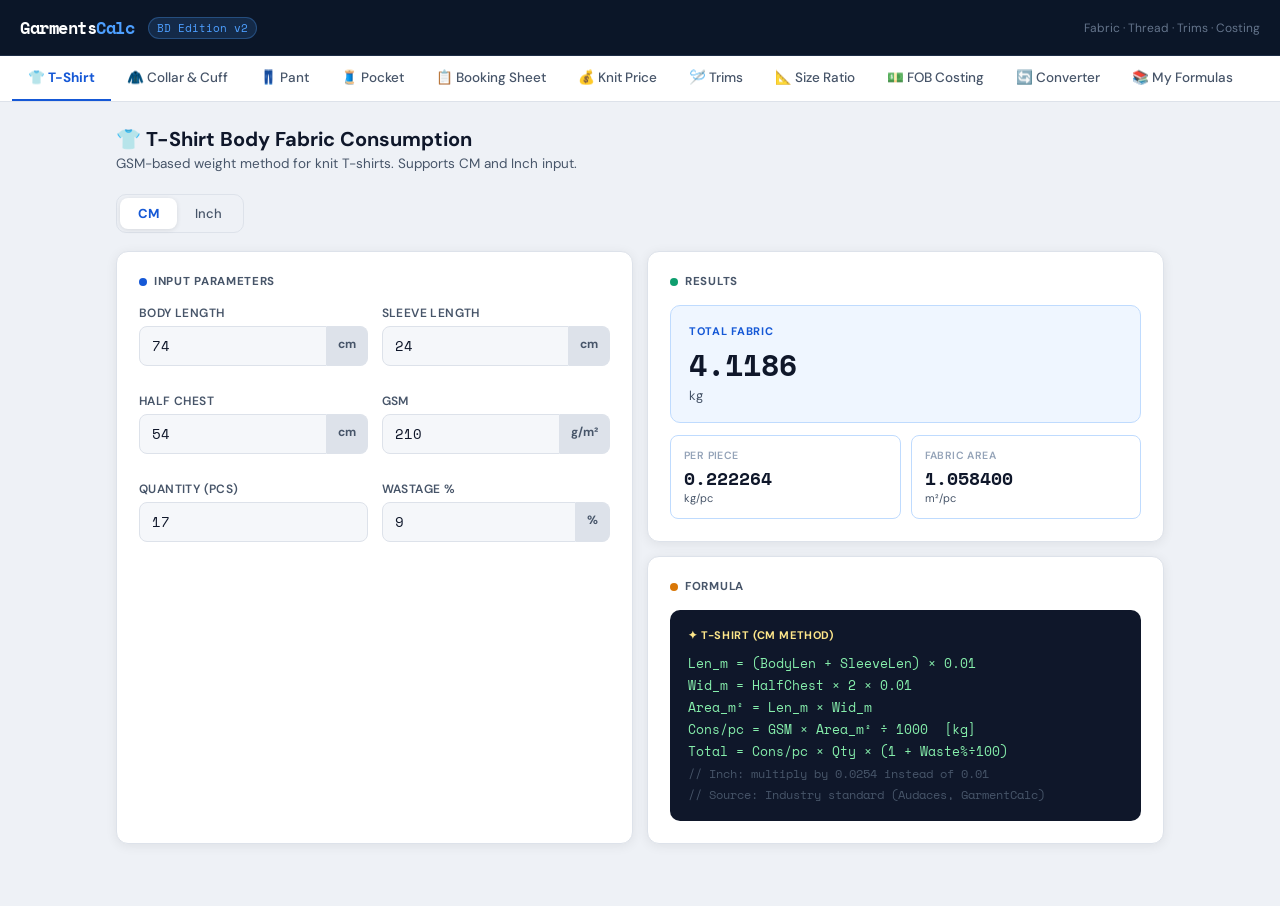
<file: garments-calc-v2.html>
<!DOCTYPE html>
<html lang="en">
<head>
<meta charset="UTF-8">
<meta name="viewport" content="width=device-width, initial-scale=1.0">
<title>GarmentsCalc BD — Fabric Consumption Calculator</title>
<link href="https://fonts.googleapis.com/css2?family=Space+Mono:wght@400;700&family=DM+Sans:wght@300;400;500;600;700&display=swap" rel="stylesheet">
<style>
/* ============================================================
   GarmentsCalc BD — styles.css
   Edit colors, fonts, spacing here without touching JS logic
   ============================================================ */

:root {
  --bg:         #eef1f6;
  --surface:    #ffffff;
  --surface2:   #f5f7fa;
  --border:     #dde2ea;
  --accent:     #1558d6;
  --accent-h:   #0f46b0;
  --green:      #0e9e6e;
  --orange:     #d97706;
  --red:        #dc2626;
  --purple:     #7c3aed;
  --text:       #0f172a;
  --text2:      #475569;
  --text3:      #94a3b8;
  --result-bg:  #eff6ff;
  --result-bdr: #bfdbfe;
  --mono:       'Space Mono', monospace;
  --sans:       'DM Sans', sans-serif;
  --r:          12px;
  --shadow:     0 2px 12px rgba(0,0,0,0.07);
  --shadow-lg:  0 8px 32px rgba(0,0,0,0.13);
}

/* ─── RESET ─── */
*, *::before, *::after { box-sizing: border-box; margin: 0; padding: 0; }
body { font-family: var(--sans); background: var(--bg); color: var(--text); min-height: 100vh; font-size: 15px; }
button { cursor: pointer; }
input, select, textarea { font-family: var(--sans); }

/* ─── HEADER ─── */
.app-header {
  background: #0b1628;
  color: #fff;
  display: flex;
  align-items: center;
  gap: 14px;
  padding: 0 20px;
  height: 56px;
  position: sticky; top: 0; z-index: 100;
  border-bottom: 1px solid #1e2d45;
}
.logo { font-family: var(--mono); font-size: 17px; font-weight: 700; color: #fff; letter-spacing: -0.5px; }
.logo span { color: #4d9fff; }
.logo-sub { font-size: 11px; color: #4d9fff; background: rgba(77,159,255,.15); border: 1px solid rgba(77,159,255,.3); padding: 2px 8px; border-radius: 20px; font-family: var(--mono); }
.header-right { margin-left: auto; font-size: 12px; color: #64748b; }

/* ─── NAV ─── */
.nav-bar {
  background: var(--surface);
  border-bottom: 1px solid var(--border);
  overflow-x: auto;
  scrollbar-width: none;
  position: sticky; top: 56px; z-index: 90;
}
.nav-bar::-webkit-scrollbar { display: none; }
.nav-tabs { display: flex; padding: 0 12px; min-width: max-content; }
.tab-btn {
  padding: 13px 16px;
  border: none; background: none;
  font-family: var(--sans); font-size: 13.5px; font-weight: 500;
  color: var(--text2); white-space: nowrap;
  border-bottom: 2.5px solid transparent;
  transition: color .15s, border-color .15s;
}
.tab-btn:hover { color: var(--accent); }
.tab-btn.active { color: var(--accent); border-bottom-color: var(--accent); font-weight: 700; }

/* ─── MAIN WRAP ─── */
.main { max-width: 1080px; margin: 0 auto; padding: 24px 16px 48px; }
.page { display: none; }
.page.active { display: block; }

/* ─── PAGE HEADER ─── */
.pg-title { font-size: 20px; font-weight: 700; margin-bottom: 3px; }
.pg-desc  { font-size: 13.5px; color: var(--text2); margin-bottom: 22px; }

/* ─── CARDS ─── */
.card {
  background: var(--surface);
  border: 1px solid var(--border);
  border-radius: var(--r);
  padding: 22px;
  box-shadow: var(--shadow);
  margin-bottom: 14px;
}
.card-title {
  font-size: 11.5px; font-weight: 700;
  text-transform: uppercase; letter-spacing: .7px;
  color: var(--text2); margin-bottom: 16px;
  display: flex; align-items: center; gap: 7px;
}
.dot { width: 8px; height: 8px; border-radius: 50%; background: var(--accent); display: inline-block; flex-shrink: 0; }
.dot.g { background: var(--green); }
.dot.o { background: var(--orange); }
.dot.r { background: var(--red); }
.dot.p { background: var(--purple); }

/* ─── GRIDS ─── */
.g2 { display: grid; grid-template-columns: 1fr 1fr; gap: 14px; }
.g3 { display: grid; grid-template-columns: 1fr 1fr 1fr; gap: 14px; }
.g4 { display: grid; grid-template-columns: repeat(4,1fr); gap: 14px; }
@media(max-width:720px) { .g2,.g3,.g4 { grid-template-columns: 1fr; } }
@media(min-width:721px) and (max-width:900px) { .g3,.g4 { grid-template-columns: 1fr 1fr; } }

/* ─── FORM FIELDS ─── */
.field { margin-bottom: 13px; }
label { display: block; font-size: 12px; font-weight: 600; color: var(--text2); margin-bottom: 5px; text-transform: uppercase; letter-spacing: .4px; }
.iw { display: flex; }
.iw input, .iw select { border-radius: 8px 0 0 8px !important; }
input[type=number], input[type=text], select, textarea {
  width: 100%; padding: 9px 12px;
  border: 1.5px solid var(--border); border-radius: 8px;
  font-family: var(--mono); font-size: 13.5px; color: var(--text);
  background: var(--surface2); transition: border-color .15s; outline: none;
}
input:focus, select:focus, textarea:focus { border-color: var(--accent); background: #fff; }
.unit {
  padding: 9px 11px;
  background: var(--border); border: 1.5px solid var(--border); border-left: none;
  border-radius: 0 8px 8px 0; font-size: 12px; font-weight: 700; color: var(--text2); white-space: nowrap;
}
select { appearance: none;
  background-image: url("data:image/svg+xml,%3Csvg xmlns='http://www.w3.org/2000/svg' width='12' height='12' fill='none' stroke='%2364748b' stroke-width='2' viewBox='0 0 24 24'%3E%3Cpath d='M6 9l6 6 6-6'/%3E%3C/svg%3E");
  background-repeat: no-repeat; background-position: right 11px center; padding-right: 32px;
}

/* ─── BUTTONS ─── */
.btn {
  display: inline-flex; align-items: center; gap: 6px;
  padding: 10px 22px; border: none; border-radius: 8px;
  font-family: var(--sans); font-size: 14px; font-weight: 600;
  transition: background .15s, transform .1s; margin-top: 6px;
}
.btn:active { transform: scale(.97); }
.btn-primary { background: var(--accent); color: #fff; }
.btn-primary:hover { background: var(--accent-h); }
.btn-green  { background: var(--green);  color: #fff; }
.btn-green:hover  { background: #0b8a5e; }
.btn-orange { background: var(--orange); color: #fff; }
.btn-orange:hover { background: #b45309; }
.btn-outline {
  background: none; border: 1.5px solid var(--border);
  color: var(--text2); font-size: 13px; padding: 8px 16px; margin-top: 0;
}
.btn-outline:hover { border-color: var(--accent); color: var(--accent); background: var(--result-bg); }
.btn-sm { padding: 6px 14px; font-size: 12.5px; margin-top: 0; }

/* ─── METHOD TOGGLE ─── */
.toggle {
  display: flex; background: var(--bg); border: 1px solid var(--border);
  border-radius: 10px; padding: 3px; margin-bottom: 18px; width: fit-content;
}
.toggle-btn {
  padding: 7px 18px; border: none; border-radius: 8px; background: none;
  font-family: var(--sans); font-size: 13px; font-weight: 500; color: var(--text2); transition: all .15s;
}
.toggle-btn.active { background: #fff; color: var(--accent); font-weight: 700; box-shadow: 0 1px 5px rgba(0,0,0,.1); }

/* ─── RESULTS ─── */
.result-box {
  background: var(--result-bg); border: 1.5px solid var(--result-bdr);
  border-radius: 10px; padding: 18px; margin-top: 14px;
}
.result-box .rl { font-size: 11px; font-weight: 700; text-transform: uppercase; letter-spacing: .7px; color: var(--accent); margin-bottom: 4px; }
.result-box .rv { font-family: var(--mono); font-size: 30px; font-weight: 700; color: var(--text); }
.result-box .ru { font-size: 13px; color: var(--text2); }

.r-grid { display: grid; grid-template-columns: repeat(auto-fit, minmax(140px,1fr)); gap: 10px; margin-top: 12px; }
.r-item { background: #fff; border: 1px solid var(--result-bdr); border-radius: 8px; padding: 13px; }
.r-item .rl { font-size: 10.5px; color: var(--text3); font-weight: 600; text-transform: uppercase; letter-spacing: .4px; margin-bottom: 3px; }
.r-item .rv { font-family: var(--mono); font-size: 18px; font-weight: 700; color: var(--text); }
.r-item .ru { font-size: 11px; color: var(--text2); }

/* ─── FORMULA BOX ─── */
.fbox {
  background: #0f172a; border-radius: 10px; padding: 16px 18px;
  font-family: var(--mono); font-size: 12.5px; color: #93c5fd; line-height: 1.75;
  margin-top: 14px;
}
.fbox .ft { color: #fde68a; font-size: 11px; text-transform: uppercase; letter-spacing: .6px; margin-bottom: 8px; font-family: var(--sans); font-weight: 700; }
.fbox .fl { color: #86efac; }
.fbox .fc { color: #475569; font-size: 12px; }
.fbox .fh { color: #f9a8d4; }

/* ─── FORMULA LIBRARY ─── */
.f-card { border: 1.5px solid var(--border); border-radius: 10px; overflow: hidden; margin-bottom: 10px; }
.f-card-head {
  background: var(--surface2); padding: 13px 16px; display: flex; justify-content: space-between; align-items: center;
  cursor: pointer; transition: background .12s;
}
.f-card-head:hover { background: var(--result-bg); }
.f-name { font-weight: 700; font-size: 14px; }
.f-sub  { font-size: 11.5px; color: var(--text3); margin-top: 2px; }
.f-tag  { font-size: 11px; padding: 2px 9px; border-radius: 20px; background: var(--border); color: var(--text2); font-weight: 600; }
.f-tag.custom { background: #d1fae5; color: var(--green); border: 1px solid #6ee7b7; }
.f-body { display: none; padding: 16px; border-top: 1px solid var(--border); }
.f-body.open { display: block; }
.add-box {
  border: 2px dashed var(--border); border-radius: 10px; padding: 20px;
  text-align: center; color: var(--text3); cursor: pointer;
  transition: all .15s; font-size: 14px; font-weight: 500; margin-top: 8px;
}
.add-box:hover { border-color: var(--accent); color: var(--accent); background: var(--result-bg); }

/* ─── MODAL ─── */
.overlay { display:none; position:fixed; inset:0; background:rgba(0,0,0,.5); z-index:200; align-items:center; justify-content:center; }
.overlay.open { display:flex; }
.modal { background:#fff; border-radius: 14px; padding: 26px; width:90%; max-width:500px; box-shadow: var(--shadow-lg); }
.modal h3 { font-size: 17px; font-weight: 700; margin-bottom: 16px; }
.modal-actions { display: flex; gap: 10px; justify-content: flex-end; margin-top: 18px; }
textarea { resize: vertical; min-height: 90px; }

/* ─── CONVERTER TABLE ─── */
.ctable { width: 100%; border-collapse: collapse; font-size: 13.5px; }
.ctable th { background: var(--text); color: #fff; padding: 9px 13px; text-align: left; font-size: 11.5px; text-transform: uppercase; letter-spacing: .4px; }
.ctable td { padding: 9px 13px; border-bottom: 1px solid var(--border); }
.ctable tr:hover td { background: var(--surface2); }
.ctable .cv { font-family: var(--mono); font-weight: 700; color: var(--accent); }

/* ─── ALERT ─── */
.alert { padding: 12px 16px; border-radius: 8px; font-size: 13.5px; margin-bottom: 14px; }
.alert-warn { background: #fef9c3; border: 1px solid #fde047; color: #713f12; }
.alert-info  { background: var(--result-bg); border: 1px solid var(--result-bdr); color: #1e40af; }

/* ─── MISC ─── */
hr.div { border: none; border-top: 1px solid var(--border); margin: 16px 0; }
.tag-row { margin-bottom: 14px; }
.tag { display: inline-block; padding: 3px 10px; border-radius: 20px; font-size: 12px; font-weight: 600; background: var(--result-bg); color: var(--accent); border: 1px solid var(--result-bdr); margin-right: 6px; margin-bottom: 6px; }
.tag.g { background: #d1fae5; color: var(--green); border-color: #6ee7b7; }
.tag.o { background: #fff7ed; color: var(--orange); border-color: #fed7aa; }
.note { font-size: 12.5px; color: var(--text2); margin-top: 8px; font-style: italic; }
.sec-row { display: flex; justify-content: space-between; align-items: center; margin-bottom: 16px; }

</style>
</head>
<body>

<!-- ═══ HEADER ═══════════════════════════════════════════ -->
<header class="app-header">
  <div class="logo">Garments<span>Calc</span></div>
  <div class="logo-sub">BD Edition v2</div>
  <div class="header-right">Fabric · Thread · Trims · Costing</div>
</header>

<!-- ═══ NAV ══════════════════════════════════════════════ -->
<nav class="nav-bar">
  <div class="nav-tabs">
    <button class="tab-btn active"  onclick="showPage('tshirt',this)">👕 T-Shirt</button>
    <button class="tab-btn"         onclick="showPage('polo',this)">🧥 Collar &amp; Cuff</button>
    <button class="tab-btn"         onclick="showPage('pant',this)">👖 Pant</button>
    <button class="tab-btn"         onclick="showPage('pocket',this)">🧵 Pocket</button>
    <button class="tab-btn"         onclick="showPage('booking',this)">📋 Booking Sheet</button>
    <button class="tab-btn"         onclick="showPage('knitprice',this)">💰 Knit Price</button>
    <button class="tab-btn"         onclick="showPage('trims',this)">🪡 Trims</button>
    <button class="tab-btn"         onclick="showPage('sizeratio',this)">📐 Size Ratio</button>
    <button class="tab-btn"         onclick="showPage('fob',this)">💵 FOB Costing</button>
    <button class="tab-btn"         onclick="showPage('converter',this)">🔄 Converter</button>
    <button class="tab-btn"         onclick="showPage('formulas',this)">📚 My Formulas</button>
  </div>
</nav>

<!-- ═══ MAIN ══════════════════════════════════════════════ -->
<div class="main">

<!-- ──────────────────────────────────────────────────────
     PAGE 1 — T-SHIRT BODY CONSUMPTION
────────────────────────────────────────────────────────── -->
<div id="page-tshirt" class="page active">
  <div class="pg-title">👕 T-Shirt Body Fabric Consumption</div>
  <div class="pg-desc">GSM-based weight method for knit T-shirts. Supports CM and Inch input.</div>

  <div class="toggle">
    <button class="toggle-btn active" onclick="toggleUnit('tshirt','cm',this)">CM</button>
    <button class="toggle-btn"        onclick="toggleUnit('tshirt','inch',this)">Inch</button>
  </div>

  <div class="g2">
    <div class="card">
      <div class="card-title"><span class="dot"></span>Input Parameters</div>
      <div class="g2">
        <div class="field"><label>Body Length</label>
          <div class="iw"><input type="number" id="ts-body" value="74" min="0" step="0.1"><span class="unit" id="ts-u1">cm</span></div></div>
        <div class="field"><label>Sleeve Length</label>
          <div class="iw"><input type="number" id="ts-sleeve" value="24" min="0" step="0.1"><span class="unit" id="ts-u2">cm</span></div></div>
        <div class="field"><label>Half Chest</label>
          <div class="iw"><input type="number" id="ts-chest" value="54" min="0" step="0.1"><span class="unit" id="ts-u3">cm</span></div></div>
        <div class="field"><label>GSM</label>
          <div class="iw"><input type="number" id="ts-gsm" value="210" min="1"><span class="unit">g/m²</span></div></div>
        <div class="field"><label>Quantity (pcs)</label>
          <input type="number" id="ts-qty" value="17" min="1"></div>
        <div class="field"><label>Wastage %</label>
          <div class="iw"><input type="number" id="ts-waste" value="9" min="0" max="50"><span class="unit">%</span></div></div>
      </div>
    </div>

    <div>
      <div class="card">
        <div class="card-title"><span class="dot g"></span>Results</div>
        <div class="result-box">
          <div class="rl">Total Fabric</div>
          <div class="rv"><span id="ts-r-total">—</span></div>
          <div class="ru">kg</div>
        </div>
        <div class="r-grid">
          <div class="r-item"><div class="rl">Per Piece</div><div class="rv" id="ts-r-per">—</div><div class="ru">kg/pc</div></div>
          <div class="r-item"><div class="rl">Fabric Area</div><div class="rv" id="ts-r-area">—</div><div class="ru">m²/pc</div></div>
        </div>
      </div>
      <div class="card">
        <div class="card-title"><span class="dot o"></span>Formula</div>
        <div class="fbox">
          <div class="ft">✦ T-SHIRT (CM METHOD)</div>
          <div class="fl">Len_m = (BodyLen + SleeveLen) × 0.01</div>
          <div class="fl">Wid_m = HalfChest × 2 × 0.01</div>
          <div class="fl">Area_m² = Len_m × Wid_m</div>
          <div class="fl">Cons/pc = GSM × Area_m² ÷ 1000 &nbsp;[kg]</div>
          <div class="fl">Total = Cons/pc × Qty × (1 + Waste%÷100)</div>
          <div class="fc">// Inch: multiply by 0.0254 instead of 0.01</div>
          <div class="fc">// Source: Industry standard (Audaces, GarmentCalc)</div>
        </div>
      </div>
    </div>
  </div>
</div>

<!-- ──────────────────────────────────────────────────────
     PAGE 2 — COLLAR & CUFF
────────────────────────────────────────────────────────── -->
<div id="page-polo" class="page">
  <div class="pg-title">🧥 Collar &amp; Cuff Consumption</div>
  <div class="pg-desc">Flat-knit collar and cuff fabric consumption for polo shirts.</div>

  <div class="g2">
    <!-- COLLAR -->
    <div>
      <div class="toggle">
        <button class="toggle-btn active" onclick="toggleUnit('collar','cm',this)">CM</button>
        <button class="toggle-btn"        onclick="toggleUnit('collar','inch',this)">Inch</button>
      </div>
      <div class="card">
        <div class="card-title"><span class="dot"></span>Collar</div>
        <div class="field"><label>Collar Length</label>
          <div class="iw"><input type="number" id="cl-len" value="42" min="0" step="0.1"><span class="unit" id="cl-u1">cm</span></div></div>
        <div class="field"><label>Collar Width</label>
          <div class="iw"><input type="number" id="cl-wid" value="6" min="0" step="0.1"><span class="unit" id="cl-u2">cm</span></div></div>
        <div class="field"><label>GSM</label>
          <div class="iw"><input type="number" id="cl-gsm" value="600" min="1"><span class="unit">g/m²</span></div></div>
        <div class="field"><label>Quantity (pcs)</label>
          <input type="number" id="cl-qty" value="12" min="1"></div>
        <div class="field"><label>Wastage %</label>
          <div class="iw"><input type="number" id="cl-waste" value="5" min="0"><span class="unit">%</span></div></div>
        <div class="r-grid" style="margin-top:12px">
          <div class="r-item"><div class="rl">Total</div><div class="rv" id="cl-r-total">—</div><div class="ru">kg</div></div>
          <div class="r-item"><div class="rl">Per Piece</div><div class="rv" id="cl-r-per">—</div><div class="ru">kg/pc</div></div>
        </div>
      </div>
    </div>

    <!-- CUFF -->
    <div>
      <div class="toggle">
        <button class="toggle-btn active" onclick="toggleUnit('cuff','cm',this)">CM</button>
        <button class="toggle-btn"        onclick="toggleUnit('cuff','inch',this)">Inch</button>
      </div>
      <div class="card">
        <div class="card-title"><span class="dot g"></span>Cuff</div>
        <div class="field"><label>Cuff Length</label>
          <div class="iw"><input type="number" id="cu-len" value="15" min="0" step="0.1"><span class="unit" id="cu-u1">cm</span></div></div>
        <div class="field"><label>Cuff Width</label>
          <div class="iw"><input type="number" id="cu-wid" value="14" min="0" step="0.1"><span class="unit" id="cu-u2">cm</span></div></div>
        <div class="field"><label>GSM</label>
          <div class="iw"><input type="number" id="cu-gsm" value="600" min="1"><span class="unit">g/m²</span></div></div>
        <div class="field"><label>Quantity (pcs)</label>
          <input type="number" id="cu-qty" value="12" min="1"></div>
        <div class="field"><label>Wastage %</label>
          <div class="iw"><input type="number" id="cu-waste" value="5" min="0"><span class="unit">%</span></div></div>
        <div class="r-grid" style="margin-top:12px">
          <div class="r-item"><div class="rl">Total</div><div class="rv" id="cu-r-total">—</div><div class="ru">kg</div></div>
          <div class="r-item"><div class="rl">Per Piece</div><div class="rv" id="cu-r-per">—</div><div class="ru">kg/pc</div></div>
        </div>
      </div>
    </div>
  </div>

  <div class="card">
    <div class="card-title"><span class="dot o"></span>Formula</div>
    <div class="fbox">
      <div class="ft">✦ RECT PIECE FORMULA (CM)</div>
      <div class="fl">Area_m² = (Length × Width) ÷ 10,000</div>
      <div class="fl">Cons/pc = GSM × Area_m² ÷ 1000 &nbsp;[kg]</div>
      <div class="fl">Total = Cons/pc × Qty × (1 + Waste%÷100)</div>
      <div class="fc">// Inch: divide by 1550.003 (exact in²→m² factor)</div>
    </div>
  </div>
</div>

<!-- ──────────────────────────────────────────────────────
     PAGE 3 — PANT (WOVEN, YARD-BASED)
────────────────────────────────────────────────────────── -->
<div id="page-pant" class="page">
  <div class="pg-title">👖 Woven Pant Consumption</div>
  <div class="pg-desc">Yard-based formula for woven trousers. Output in yards/piece and total yards.</div>
  <div class="alert alert-info">ℹ️ Woven fabric is bought in <b>yards/meters</b>, not kg. This calculator gives yards output.</div>

  <div class="toggle">
    <button class="toggle-btn active" onclick="toggleUnit('pant','inch',this)">Inch</button>
    <button class="toggle-btn"        onclick="toggleUnit('pant','cm',this)">CM</button>
  </div>

  <div class="g2">
    <div class="card">
      <div class="card-title"><span class="dot"></span>Measurements</div>
      <div class="g2">
        <div class="field"><label>Inseam Length</label>
          <div class="iw"><input type="number" id="pt-inseam" value="34" min="0" step="0.5"><span class="unit" id="pt-u1">inch</span></div></div>
        <div class="field"><label>Front Rise</label>
          <div class="iw"><input type="number" id="pt-rise" value="15" min="0" step="0.5"><span class="unit" id="pt-u2">inch</span></div></div>
        <div class="field"><label>Waistband Height</label>
          <div class="iw"><input type="number" id="pt-waist" value="1.5" min="0" step="0.5"><span class="unit" id="pt-u3">inch</span></div></div>
        <div class="field"><label>Half Thigh</label>
          <div class="iw"><input type="number" id="pt-thigh" value="13" min="0" step="0.5"><span class="unit" id="pt-u4">inch</span></div></div>
        <div class="field"><label>Fabric Width (always inch)</label>
          <div class="iw"><input type="number" id="pt-fabwid" value="58" min="1" step="1"><span class="unit">inch</span></div></div>
        <div class="field"><label>Quantity (pcs)</label>
          <input type="number" id="pt-qty" value="5" min="1"></div>
        <div class="field"><label>Wastage %</label>
          <div class="iw"><input type="number" id="pt-waste" value="5" min="0"><span class="unit">%</span></div></div>
      </div>
    </div>
    <div>
      <div class="card">
        <div class="card-title"><span class="dot g"></span>Results</div>
        <div class="result-box">
          <div class="rl">Yards per Piece</div>
          <div class="rv" id="pt-r-yds">—</div>
          <div class="ru">yards/pc (incl. wastage)</div>
        </div>
        <div class="r-grid">
          <div class="r-item"><div class="rl">Total Yards</div><div class="rv" id="pt-r-total">—</div><div class="ru">yards</div></div>
          <div class="r-item"><div class="rl">Per Dozen</div><div class="rv" id="pt-r-dz">—</div><div class="ru">yds/dz</div></div>
          <div class="r-item"><div class="rl">Meters/pc</div><div class="rv" id="pt-r-m">—</div><div class="ru">m/pc</div></div>
        </div>
      </div>
      <div class="card">
        <div class="card-title"><span class="dot o"></span>Formula</div>
        <div class="fbox">
          <div class="ft">✦ WOVEN PANT (YARD OUTPUT)</div>
          <div class="fl">PanelArea = HalfThigh×2 × (Inseam+Rise+WB) [in²]</div>
          <div class="fl">TotalArea = PanelArea × 2 (front+back)</div>
          <div class="fl">Yds/pc = TotalArea ÷ FabricWidth ÷ 36</div>
          <div class="fl">With wastage: × (1 + Waste%÷100)</div>
          <div class="fc">// Source: textilelearner.net woven pant formula</div>
        </div>
      </div>
    </div>
  </div>
</div>

<!-- ──────────────────────────────────────────────────────
     PAGE 4 — POCKET
────────────────────────────────────────────────────────── -->
<div id="page-pocket" class="page">
  <div class="pg-title">🧵 Pocket Fabric Consumption</div>
  <div class="pg-desc">Simple rectangle consumption — CM and Inch.</div>
  <div class="toggle">
    <button class="toggle-btn active" onclick="toggleUnit('pocket','cm',this)">CM</button>
    <button class="toggle-btn"        onclick="toggleUnit('pocket','inch',this)">Inch</button>
  </div>
  <div class="g2">
    <div class="card">
      <div class="card-title"><span class="dot"></span>Pocket Measurements</div>
      <div class="field"><label>Pocket Length</label>
        <div class="iw"><input type="number" id="pk-len" value="15" min="0" step="0.1"><span class="unit" id="pk-u1">cm</span></div></div>
      <div class="field"><label>Pocket Width</label>
        <div class="iw"><input type="number" id="pk-wid" value="14" min="0" step="0.1"><span class="unit" id="pk-u2">cm</span></div></div>
      <div class="field"><label>GSM</label>
        <div class="iw"><input type="number" id="pk-gsm" value="210" min="1"><span class="unit">g/m²</span></div></div>
      <div class="field"><label>Quantity (pcs)</label>
        <input type="number" id="pk-qty" value="2" min="1"></div>
      <div class="field"><label>Wastage %</label>
        <div class="iw"><input type="number" id="pk-waste" value="4" min="0"><span class="unit">%</span></div></div>
    </div>
    <div>
      <div class="card">
        <div class="card-title"><span class="dot g"></span>Results</div>
        <div class="r-grid">
          <div class="r-item"><div class="rl">Total Fabric</div><div class="rv" id="pk-r-total">—</div><div class="ru">kg</div></div>
          <div class="r-item"><div class="rl">Per Piece</div><div class="rv" id="pk-r-per">—</div><div class="ru">kg/pc</div></div>
        </div>
      </div>
    </div>
  </div>
</div>

<!-- ──────────────────────────────────────────────────────
     PAGE 5 — BOOKING SHEET
────────────────────────────────────────────────────────── -->
<div id="page-booking" class="page">
  <div class="pg-title">📋 Booking Sheet — Marker Consumption</div>
  <div class="pg-desc">Style-wise fabric consumption using Marker method (Woven/Knit). Output in kg/dozen.</div>

  <div class="card">
    <div class="card-title"><span class="dot"></span>Order Info</div>
    <div class="g3">
      <div class="field"><label>Buyer</label><input type="text" id="bk-buyer" value="GYMSHARK"></div>
      <div class="field"><label>Style / Order #</label><input type="text" id="bk-style" value="#ZP489 SWEAT SHIRT"></div>
      <div class="field"><label>Body Fabric</label><input type="text" id="bk-fabric" value="100% COTTON"></div>
    </div>
  </div>

  <div class="g2">
    <div class="card">
      <div class="card-title"><span class="dot"></span>Marker Details (Inch)</div>
      <div class="g2">
        <div class="field"><label>Marker Length (inch)</label>
          <input type="number" id="bk-mlen" value="92.04" step="0.01" min="0"></div>
        <div class="field"><label>Cut Allowance Length (inch)</label>
          <input type="number" id="bk-calen" value="2" step="0.01" min="0"></div>
        <div class="field"><label>Marker Width (inch)</label>
          <input type="number" id="bk-mwid" value="72" step="0.01" min="0"></div>
        <div class="field"><label>Cut Allowance Width (inch)</label>
          <input type="number" id="bk-cawid" value="2" step="0.01" min="0"></div>
        <div class="field"><label>GSM</label>
          <div class="iw"><input type="number" id="bk-gsm" value="280" min="1"><span class="unit">g/m²</span></div></div>
        <div class="field"><label>Pcs in Marker</label>
          <input type="number" id="bk-pcs" value="10" min="1"></div>
        <div class="field"><label>Cutting Allowance %</label>
          <div class="iw"><input type="number" id="bk-cutpct" value="6" min="0"><span class="unit">%</span></div></div>
      </div>
    </div>
    <div>
      <div class="card">
        <div class="card-title"><span class="dot g"></span>Results</div>
        <div class="result-box">
          <div class="rl">Net Consumption / Marker</div>
          <div class="rv" id="bk-r-net">—</div>
          <div class="ru">kg</div>
        </div>
        <div class="r-grid">
          <div class="r-item"><div class="rl">Con / Dozen</div><div class="rv" id="bk-r-dz">—</div><div class="ru">kg/dz</div></div>
          <div class="r-item"><div class="rl">Con + Cutting%</div><div class="rv" id="bk-r-dz-cut">—</div><div class="ru">kg/dz</div></div>
          <div class="r-item"><div class="rl">Req. Dia</div><div class="rv" id="bk-r-dia">—</div><div class="ru">inch</div></div>
        </div>
      </div>
      <div class="card">
        <div class="card-title"><span class="dot o"></span>Formula</div>
        <div class="fbox">
          <div class="ft">✦ MARKER / BOOKING SHEET</div>
          <div class="fl">EffLen = MarkerLen + CutAllowLen</div>
          <div class="fl">EffWid = MarkerWid + CutAllowWid</div>
          <div class="fl">NetCon = GSM × EffLen × EffWid ÷ 1550 ÷ 1000 [kg]</div>
          <div class="fl">Con/Dz = (NetCon ÷ PcsInMarker) × 12</div>
          <div class="fl">Final = Con/Dz × (1 + CuttingPct÷100)</div>
          <div class="fc">// 1550.003 is exact in²→m² factor</div>
        </div>
      </div>
    </div>
  </div>
</div>

<!-- ──────────────────────────────────────────────────────
     PAGE 6 — KNIT PRICE
────────────────────────────────────────────────────────── -->
<div id="page-knitprice" class="page">
  <div class="pg-title">💰 Knit Fabric Price Per Meter</div>
  <div class="pg-desc">Calculate price per meter from fabric weight, GSM and price per kg.</div>
  <div class="g2">
    <div class="card">
      <div class="card-title"><span class="dot"></span>Inputs</div>
      <div class="field"><label>Fabric Weight (kg)</label><input type="number" id="kp-wt" value="1" step="0.01" min="0.01"></div>
      <div class="field"><label>GSM</label><div class="iw"><input type="number" id="kp-gsm" value="240" min="1"><span class="unit">g/m²</span></div></div>
      <div class="field"><label>Fabric Width (meter)</label><div class="iw"><input type="number" id="kp-wid" value="1.5" step="0.01" min="0.1"><span class="unit">m</span></div></div>
      <div class="field"><label>Price Per Kg</label><input type="number" id="kp-ppkg" value="600" step="0.01" min="0"></div>
    </div>
    <div>
      <div class="card">
        <div class="card-title"><span class="dot g"></span>Results</div>
        <div class="result-box">
          <div class="rl">Price Per Meter</div>
          <div class="rv" id="kp-r-pm">—</div>
        </div>
        <div class="r-grid">
          <div class="r-item"><div class="rl">Fabric Length</div><div class="rv" id="kp-r-len">—</div><div class="ru">m</div></div>
          <div class="r-item"><div class="rl">Total Price</div><div class="rv" id="kp-r-total">—</div></div>
        </div>
      </div>
      <div class="card">
        <div class="card-title"><span class="dot o"></span>Formula</div>
        <div class="fbox">
          <div class="fl">FabLen = Weight × 1000 ÷ (GSM × Width) [m]</div>
          <div class="fl">Price/m = (Weight × PricePerKg) ÷ FabLen</div>
        </div>
      </div>
    </div>
  </div>
</div>

<!-- ──────────────────────────────────────────────────────
     PAGE 7 — TRIMS (Thread, Button, Lace, Interlining)
────────────────────────────────────────────────────────── -->
<div id="page-trims" class="page">
  <div class="pg-title">🪡 Trims &amp; Accessories Consumption</div>
  <div class="pg-desc">Thread, Button, Lace/Tape, Interlining — all in one page.</div>

  <div class="g2">
    <!-- THREAD -->
    <div class="card">
      <div class="card-title"><span class="dot"></span>🧶 Sewing Thread</div>
      <div class="alert alert-warn">50/2 = 4000m/cone (knit) · 40/2 = 4000m · 20/2 = 3000m (woven)</div>
      <div class="field"><label>Thread Consumption (m/garment)</label>
        <div class="iw"><input type="number" id="th-cons" value="160" min="1"><span class="unit">m/pc</span></div></div>
      <div class="field"><label>Thread Spec</label>
        <select id="th-spec">
          <option value="50/2">50/2 (Knit — 4000m/cone)</option>
          <option value="40/2">40/2 (Woven — 4000m/cone)</option>
          <option value="20/2">20/2 (Woven heavy — 3000m/cone)</option>
          <option value="30/2">30/2 (4000m/cone)</option>
          <option value="60/2">60/2 (4000m/cone)</option>
        </select></div>
      <div class="field"><label>Order Qty (pcs)</label><input type="number" id="th-qty" value="5000" min="1"></div>
      <div class="field"><label>Wastage %</label>
        <div class="iw"><input type="number" id="th-waste" value="15" min="0"><span class="unit">%</span></div></div>
      <div class="r-grid" style="margin-top:14px">
        <div class="r-item"><div class="rl">Cones Required</div><div class="rv" id="th-r-cones">—</div><div class="ru">cones (ceil)</div></div>
        <div class="r-item"><div class="rl">Exact</div><div class="rv" id="th-r-exact">—</div></div>
        <div class="r-item"><div class="rl">m / Cone</div><div class="rv" id="th-r-mcone">—</div></div>
      </div>
      <div class="fbox" style="margin-top:12px">
        <div class="ft">✦ THREAD FORMULA</div>
        <div class="fl">Cones = (Cons/pc × Qty) ÷ m_per_cone × (1+Waste%÷100)</div>
        <div class="fc">// Source: textilelearner.net</div>
      </div>
    </div>

    <!-- BUTTON -->
    <div class="card">
      <div class="card-title"><span class="dot g"></span>🔘 Button</div>
      <div class="alert alert-warn">Plastic: 1 GG = 1728 pcs, 5% waste · Metal: 1 G = 144 pcs, 6% waste</div>
      <div class="field"><label>Pcs per Garment</label><input type="number" id="bt-pcs" value="12" min="1"></div>
      <div class="field"><label>Button Type</label>
        <select id="bt-type">
          <option value="plastic">Plastic (Great Gross = 1728 pcs)</option>
          <option value="metal">Metal (Gross = 144 pcs)</option>
        </select></div>
      <div class="field"><label>Order Qty (pcs)</label><input type="number" id="bt-qty" value="5000" min="1"></div>
      <div class="field"><label>Wastage %</label>
        <div class="iw"><input type="number" id="bt-waste" value="5" min="0"><span class="unit">%</span></div></div>
      <div class="r-grid" style="margin-top:14px">
        <div class="r-item"><div class="rl">Total Required</div><div class="rv" id="bt-r-total">—</div><div class="ru" id="bt-r-unit">GG</div></div>
        <div class="r-item"><div class="rl">Raw (before ceil)</div><div class="rv" id="bt-r-raw">—</div></div>
      </div>
      <div class="fbox" style="margin-top:12px">
        <div class="ft">✦ BUTTON FORMULA</div>
        <div class="fl">Plastic: (Pcs×Qty ÷ 1728) × (1+5%)</div>
        <div class="fl">Metal:   (Pcs×Qty ÷ 144)  × (1+6%)</div>
        <div class="fc">// Do NOT round before decimal (industry rule)</div>
      </div>
    </div>

    <!-- LACE -->
    <div class="card">
      <div class="card-title"><span class="dot o"></span>🎀 Lace / Tape / Elastic</div>
      <div class="field"><label>Consumption per Garment (inch)</label>
        <div class="iw"><input type="number" id="lc-cons" value="10" min="0" step="0.5"><span class="unit">inch/pc</span></div></div>
      <div class="field"><label>Order Qty (pcs)</label><input type="number" id="lc-qty" value="5000" min="1"></div>
      <div class="field"><label>Wastage %</label>
        <div class="iw"><input type="number" id="lc-waste" value="5" min="0"><span class="unit">%</span></div></div>
      <div class="r-grid" style="margin-top:14px">
        <div class="r-item"><div class="rl">Total (ceil)</div><div class="rv" id="lc-r-total">—</div><div class="ru">yards</div></div>
        <div class="r-item"><div class="rl">Exact</div><div class="rv" id="lc-r-exact">—</div><div class="ru">yards</div></div>
      </div>
      <div class="fbox" style="margin-top:12px">
        <div class="fl">Total_yds = (Cons_in × Qty ÷ 36) × (1+Waste%÷100)</div>
      </div>
    </div>

    <!-- INTERLINING -->
    <div class="card">
      <div class="card-title"><span class="dot p"></span>🪡 Interlining</div>
      <div class="field"><label>Consumption (yds/dozen)</label>
        <div class="iw"><input type="number" id="il-cons" value="2.40" step="0.1" min="0"><span class="unit">yds/dz</span></div></div>
      <div class="field"><label>Order Qty (pcs)</label><input type="number" id="il-qty" value="5000" min="1"></div>
      <div class="field"><label>Wastage %</label>
        <div class="iw"><input type="number" id="il-waste" value="5" min="0"><span class="unit">%</span></div></div>
      <div class="r-grid" style="margin-top:14px">
        <div class="r-item"><div class="rl">Total Yards</div><div class="rv" id="il-r-total">—</div><div class="ru">yards</div></div>
      </div>
      <div class="fbox" style="margin-top:12px">
        <div class="fl">Total = (Cons/dz ÷ 12) × Qty × (1+Waste%÷100)</div>
      </div>
    </div>
  </div>
</div>

<!-- ──────────────────────────────────────────────────────
     PAGE 8 — SIZE RATIO
────────────────────────────────────────────────────────── -->
<div id="page-sizeratio" class="page">
  <div class="pg-title">📐 Size Ratio Calculator</div>
  <div class="pg-desc">Enter ratio per size — get quantity breakdown with wastage. e.g., S:M:L:XL = 1:2:2:1</div>
  <div class="g2">
    <div class="card">
      <div class="card-title"><span class="dot"></span>Inputs</div>
      <div class="field"><label>Total Order Qty (pcs)</label><input type="number" id="sr-qty" value="5000" min="1"></div>
      <div class="field"><label>Wastage %</label><div class="iw"><input type="number" id="sr-waste" value="5" min="0"><span class="unit">%</span></div></div>
      <hr class="div">
      <div class="card-title" style="margin-top:8px"><span class="dot o"></span>Size Ratios (0 = skip)</div>
      <div class="g3">
        <div class="field"><label>S</label><input type="number" id="sr-S" value="1" min="0"></div>
        <div class="field"><label>M</label><input type="number" id="sr-M" value="1" min="0"></div>
        <div class="field"><label>L</label><input type="number" id="sr-L" value="2" min="0"></div>
        <div class="field"><label>XL</label><input type="number" id="sr-XL" value="1" min="0"></div>
        <div class="field"><label>XXL</label><input type="number" id="sr-XXL" value="0" min="0"></div>
        <div class="field"><label>3XL</label><input type="number" id="sr-3XL" value="0" min="0"></div>
      </div>
      <button class="btn btn-primary" onclick="calcSizeRatio()" style="margin-top:8px">⚡ Calculate</button>
    </div>
    <div class="card">
      <div class="card-title"><span class="dot g"></span>Size Breakdown</div>
      <div id="sr-result"><div style="color:var(--text3);font-size:14px">Enter ratios and click calculate.</div></div>
      <div class="fbox" style="margin-top:16px">
        <div class="ft">✦ SIZE RATIO FORMULA</div>
        <div class="fl">Qty_S = (TotalQty × Ratio_S) ÷ SumOfRatios</div>
        <div class="fl">With Wastage: × (1 + Waste%÷100)</div>
        <div class="fc">// Source: textilelearner.net</div>
      </div>
    </div>
  </div>
</div>

<!-- ──────────────────────────────────────────────────────
     PAGE 9 — FOB COSTING
────────────────────────────────────────────────────────── -->
<div id="page-fob" class="page">
  <div class="pg-title">💵 FOB / CIF Garment Costing</div>
  <div class="pg-desc">Full cost build-up: Fabric + CM + Accessories → FOB → C&F → CIF. All values per dozen.</div>
  <div class="g2">
    <div class="card">
      <div class="card-title"><span class="dot"></span>Cost Inputs (per dozen)</div>
      <div class="field"><label>Fabric Cost / Dozen ($)</label><input type="number" id="fob-fab" value="15.80" step="0.01" min="0"></div>
      <div class="field"><label>Accessories Cost / Dozen ($)</label><input type="number" id="fob-acc" value="6.00" step="0.01" min="0"></div>
      <div class="field"><label>CM / Dozen ($)</label><input type="number" id="fob-cm" value="10.00" step="0.01" min="0"></div>
      <hr class="div">
      <div class="card-title"><span class="dot o"></span>Cost Percentages</div>
      <div class="g2">
        <div class="field"><label>Transport (factory→port) %</label><div class="iw"><input type="number" id="fob-transport" value="0.5" step="0.1" min="0"><span class="unit">%</span></div></div>
        <div class="field"><label>Clearing &amp; Forwarding %</label><div class="iw"><input type="number" id="fob-cf" value="2" step="0.1" min="0"><span class="unit">%</span></div></div>
        <div class="field"><label>Overhead %</label><div class="iw"><input type="number" id="fob-overhead" value="0.5" step="0.1" min="0"><span class="unit">%</span></div></div>
        <div class="field"><label>Profit %</label><div class="iw"><input type="number" id="fob-profit" value="10" step="0.5" min="0"><span class="unit">%</span></div></div>
        <div class="field"><label>Freight %</label><div class="iw"><input type="number" id="fob-freight" value="4" step="0.1" min="0"><span class="unit">%</span></div></div>
        <div class="field"><label>Insurance %</label><div class="iw"><input type="number" id="fob-insurance" value="1" step="0.1" min="0"><span class="unit">%</span></div></div>
      </div>
    </div>
    <div>
      <div class="card">
        <div class="card-title"><span class="dot g"></span>Costing Results</div>
        <div class="r-grid">
          <div class="r-item"><div class="rl">Subtotal /dz</div><div class="rv" id="fob-r-sub">—</div><div class="ru">$</div></div>
          <div class="r-item"><div class="rl">Net Cost /dz</div><div class="rv" id="fob-r-net">—</div><div class="ru">$</div></div>
          <div class="r-item"><div class="rl">Net FOB /dz</div><div class="rv" id="fob-r-fob-dz">—</div><div class="ru">$</div></div>
          <div class="r-item"><div class="rl">Net FOB /pc</div><div class="rv" id="fob-r-fob-pc">—</div><div class="ru">$</div></div>
          <div class="r-item"><div class="rl">C&amp;F /dz</div><div class="rv" id="fob-r-cf">—</div><div class="ru">$</div></div>
          <div class="r-item"><div class="rl">CIF /dz</div><div class="rv" id="fob-r-cif">—</div><div class="ru">$</div></div>
        </div>
      </div>
      <div class="card">
        <div class="card-title"><span class="dot o"></span>Formula</div>
        <div class="fbox">
          <div class="ft">✦ FOB COSTING CHAIN</div>
          <div class="fl">Subtotal = Fabric + Accessories + CM</div>
          <div class="fl">NetCost = Subtotal + Transport + C&amp;F + Overhead</div>
          <div class="fl">Net FOB = NetCost × (1 + Profit%÷100)</div>
          <div class="fl">C&amp;F = FOB + Freight</div>
          <div class="fl">CIF = C&amp;F + Insurance</div>
          <div class="fc">// Source: textilelearner.net woven pant costing</div>
        </div>
      </div>
    </div>
  </div>
</div>

<!-- ──────────────────────────────────────────────────────
     PAGE 10 — CONVERTER
────────────────────────────────────────────────────────── -->
<div id="page-converter" class="page">
  <div class="pg-title">🔄 Unit Converter</div>
  <div class="pg-desc">All textile unit conversions in one place. Live calculation.</div>
  <div class="g2">
    <div>
      <div class="card">
        <div class="card-title"><span class="dot"></span>Length</div>
        <div class="field"><label>Inch → CM</label>
          <div class="iw"><input type="number" id="cv-inch" value="1" step="0.01"><span class="unit">in</span></div>
          <div class="rv" id="cv-r-inch2cm" style="margin-top:6px;font-family:var(--mono);font-size:16px;color:var(--accent);font-weight:700">—</div><div class="ru">cm</div></div>
        <div class="field"><label>CM → Inch</label>
          <div class="iw"><input type="number" id="cv-cm" value="2.54" step="0.01"><span class="unit">cm</span></div>
          <div class="rv" id="cv-r-cm2inch" style="margin-top:6px;font-family:var(--mono);font-size:16px;color:var(--accent);font-weight:700">—</div><div class="ru">inch</div></div>
        <div class="field"><label>Meter → Yard</label>
          <div class="iw"><input type="number" id="cv-meter" value="1" step="0.01"><span class="unit">m</span></div>
          <div class="rv" id="cv-r-m2yd" style="margin-top:6px;font-family:var(--mono);font-size:16px;color:var(--accent);font-weight:700">—</div><div class="ru">yards</div></div>
        <div class="field"><label>Yard → Meter</label>
          <div class="iw"><input type="number" id="cv-yard" value="1" step="0.01"><span class="unit">yd</span></div>
          <div class="rv" id="cv-r-yd2m" style="margin-top:6px;font-family:var(--mono);font-size:16px;color:var(--accent);font-weight:700">—</div><div class="ru">m</div></div>
      </div>
      <div class="card">
        <div class="card-title"><span class="dot g"></span>GSM ↔ OZ/yd²</div>
        <div class="field"><label>GSM → OZ</label>
          <div class="iw"><input type="number" id="cv-gsm" value="200" step="1"><span class="unit">g/m²</span></div>
          <div class="rv" id="cv-r-gsm2oz" style="margin-top:6px;font-family:var(--mono);font-size:16px;color:var(--green);font-weight:700">—</div><div class="ru">oz/yd²</div></div>
        <div class="field"><label>OZ → GSM</label>
          <div class="iw"><input type="number" id="cv-oz" value="5.9" step="0.1"><span class="unit">oz/yd²</span></div>
          <div class="rv" id="cv-r-oz2gsm" style="margin-top:6px;font-family:var(--mono);font-size:16px;color:var(--green);font-weight:700">—</div><div class="ru">GSM</div></div>
      </div>
    </div>
    <div>
      <div class="card">
        <div class="card-title"><span class="dot o"></span>Meter ↔ Kg</div>
        <div class="field"><label>Fabric Length (m)</label><input type="number" id="cv-mlen" value="10" step="0.1" min="0"></div>
        <div class="field"><label>Fabric Width (m)</label><input type="number" id="cv-mwid" value="1.5" step="0.01" min="0.1"></div>
        <div class="field"><label>GSM</label><div class="iw"><input type="number" id="cv-mgsm" value="200" min="1"><span class="unit">g/m²</span></div></div>
        <div class="rv" id="cv-r-m2kg" style="font-family:var(--mono);font-size:18px;color:var(--orange);font-weight:700;margin-bottom:16px">—</div>
        <hr class="div">
        <div class="field"><label>Weight (kg) → Length</label>
          <div class="iw"><input type="number" id="cv-kgwt" value="30" step="0.1" min="0"><span class="unit">kg</span></div></div>
        <div class="field"><label>Width (m)</label><div class="iw"><input type="number" id="cv-kgwid" value="1.5" step="0.01" min="0.1"><span class="unit">m</span></div></div>
        <div class="field"><label>GSM</label><div class="iw"><input type="number" id="cv-kggsm" value="200" min="1"><span class="unit">g/m²</span></div></div>
        <div class="rv" id="cv-r-kg2m" style="font-family:var(--mono);font-size:18px;color:var(--orange);font-weight:700">—</div>
      </div>
      <div class="card">
        <div class="card-title"><span class="dot p"></span>Button Size</div>
        <div class="field"><label>MM → Ligne</label>
          <div class="iw"><input type="number" id="cv-btn-mm" value="14" step="0.1"><span class="unit">mm</span></div>
          <div class="rv" id="cv-r-btn" style="margin-top:6px;font-family:var(--mono);font-size:18px;color:var(--purple);font-weight:700">—</div><div class="ru">Ligne</div></div>
        <div class="field"><label>Ligne → MM</label>
          <div class="iw"><input type="number" id="cv-btn-lg" value="22" step="0.1"><span class="unit">L</span></div>
          <div class="rv" id="cv-r-btn-mm" style="margin-top:6px;font-family:var(--mono);font-size:18px;color:var(--purple);font-weight:700">—</div><div class="ru">mm</div></div>
      </div>
    </div>
  </div>
</div>

<!-- ──────────────────────────────────────────────────────
     PAGE 11 — FORMULA LIBRARY
────────────────────────────────────────────────────────── -->
<div id="page-formulas" class="page">
  <div class="pg-title">📚 Formula Library</div>
  <div class="pg-desc">All built-in formulas with source references. Add your own custom formulas — saved in browser.</div>

  <div class="sec-row">
    <div><span class="tag">Built-in</span><span class="tag g">Custom</span></div>
    <button class="btn btn-primary btn-sm" onclick="openAddModal()">＋ Add My Formula</button>
  </div>

  <!-- BUILT-IN -->
  <div class="f-card">
    <div class="f-card-head" onclick="toggleFCard(this)">
      <div><div class="f-name">T-Shirt Body Consumption (CM & Inch)</div><div class="f-sub">Knit · GSM method · area-based</div></div>
      <span class="f-tag">Built-in</span>
    </div>
    <div class="f-body">
      <div class="fbox">
        <div class="ft">SOURCE: Audaces.com + GarmentCalc.com</div>
        <div class="fl">Len_m = (BodyLen + SleeveLen) × 0.01       [CM]</div>
        <div class="fl">Wid_m = HalfChest × 2 × 0.01              [CM]</div>
        <div class="fl">Area_m² = Len_m × Wid_m</div>
        <div class="fl">Cons/pc (kg) = GSM × Area_m² ÷ 1000</div>
        <div class="fl">Total = Cons/pc × Qty × (1 + Waste%÷100)</div>
        <div class="fc">// Inch: multiply measurements by 0.0254</div>
      </div>
    </div>
  </div>

  <div class="f-card">
    <div class="f-card-head" onclick="toggleFCard(this)">
      <div><div class="f-name">Collar / Cuff / Pocket (Rectangle)</div><div class="f-sub">Knit accessories · CM & Inch</div></div>
      <span class="f-tag">Built-in</span>
    </div>
    <div class="f-body">
      <div class="fbox">
        <div class="fl">Area_m² = (Length × Width) ÷ 10,000    [CM]</div>
        <div class="fl">Cons/pc (kg) = GSM × Area_m² ÷ 1000</div>
        <div class="fl">Total = Cons/pc × Qty × (1 + Waste%÷100)</div>
        <div class="fc">// Inch: divide by 1550.003 (exact in²→m²)</div>
      </div>
    </div>
  </div>

  <div class="f-card">
    <div class="f-card-head" onclick="toggleFCard(this)">
      <div><div class="f-name">Woven Pant Consumption (Yard Output)</div><div class="f-sub">Woven · Panel area method · yards/pc</div></div>
      <span class="f-tag">Built-in</span>
    </div>
    <div class="f-body">
      <div class="fbox">
        <div class="ft">SOURCE: textilelearner.net — woven pant</div>
        <div class="fl">PanelArea = (HalfThigh×2) × (Inseam+Rise+WB)  [in²]</div>
        <div class="fl">TotalArea = PanelArea × 2  (front+back panels)</div>
        <div class="fl">Yds/pc = TotalArea ÷ FabricWidth(in) ÷ 36</div>
        <div class="fl">Final = Yds/pc × (1 + Waste%÷100)</div>
      </div>
    </div>
  </div>

  <div class="f-card">
    <div class="f-card-head" onclick="toggleFCard(this)">
      <div><div class="f-name">Booking Sheet — Marker Based</div><div class="f-sub">Woven/Knit · kg/dozen</div></div>
      <span class="f-tag">Built-in</span>
    </div>
    <div class="f-body">
      <div class="fbox">
        <div class="fl">NetCon = GSM × (ML+CA_L) × (MW+CA_W) ÷ 1550 ÷ 1000  [kg]</div>
        <div class="fl">Con/Dz = (NetCon ÷ PcsInMarker) × 12</div>
        <div class="fl">Final = Con/Dz × (1 + Cutting%÷100)</div>
      </div>
    </div>
  </div>

  <div class="f-card">
    <div class="f-card-head" onclick="toggleFCard(this)">
      <div><div class="f-name">Sewing Thread Consumption</div><div class="f-sub">50/2=4000m · 40/2=4000m · 20/2=3000m</div></div>
      <span class="f-tag">Built-in</span>
    </div>
    <div class="f-body">
      <div class="fbox">
        <div class="ft">SOURCE: textilelearner.net</div>
        <div class="fl">Cones = (Cons/pc × Qty) ÷ m_per_cone × (1 + 15%÷100)</div>
        <div class="fc">// Standard wastage = 15%</div>
      </div>
    </div>
  </div>

  <div class="f-card">
    <div class="f-card-head" onclick="toggleFCard(this)">
      <div><div class="f-name">Button Consumption (Plastic &amp; Metal)</div><div class="f-sub">GG=1728 pcs · G=144 pcs</div></div>
      <span class="f-tag">Built-in</span>
    </div>
    <div class="f-body">
      <div class="fbox">
        <div class="ft">SOURCE: textilelearner.net</div>
        <div class="fl">Plastic: (Pcs/pc × Qty) ÷ 1728 × 1.05   [GG]</div>
        <div class="fl">Metal:   (Pcs/pc × Qty) ÷ 144  × 1.06   [G]</div>
      </div>
    </div>
  </div>

  <div class="f-card">
    <div class="f-card-head" onclick="toggleFCard(this)">
      <div><div class="f-name">Lace / Tape · Interlining · Size Ratio</div><div class="f-sub">Accessories · textilelearner.net</div></div>
      <span class="f-tag">Built-in</span>
    </div>
    <div class="f-body">
      <div class="fbox">
        <div class="fh">Lace (inches input → yards output):</div>
        <div class="fl">Total_yds = (Cons_in × Qty ÷ 36) × (1+Waste%÷100)</div>
        <div class="fh">Interlining (yds/dz input):</div>
        <div class="fl">Total = (Cons/dz ÷ 12) × Qty × (1+Waste%÷100)</div>
        <div class="fh">Size Ratio:</div>
        <div class="fl">Qty_size = (TotalQty × Ratio_size) ÷ SumRatios × (1+Waste%÷100)</div>
      </div>
    </div>
  </div>

  <div class="f-card">
    <div class="f-card-head" onclick="toggleFCard(this)">
      <div><div class="f-name">FOB → C&F → CIF Costing</div><div class="f-sub">Full cost chain per dozen</div></div>
      <span class="f-tag">Built-in</span>
    </div>
    <div class="f-body">
      <div class="fbox">
        <div class="ft">SOURCE: textilelearner.net woven pant costing</div>
        <div class="fl">Subtotal = Fabric/dz + Accessories/dz + CM/dz</div>
        <div class="fl">NetCost  = Subtotal + Transport(0.5%) + C&amp;F(2%) + Overhead(0.5%)</div>
        <div class="fl">Net FOB  = NetCost × (1 + Profit%÷100)</div>
        <div class="fl">C&amp;F     = FOB + Freight(4%)</div>
        <div class="fl">CIF      = C&amp;F + Insurance(1%)</div>
      </div>
    </div>
  </div>

  <!-- CUSTOM FORMULA LIST -->
  <div id="custom-fl"></div>

  <div class="add-box" onclick="openAddModal()">＋ Add Your Own Custom Formula</div>
</div>

</div><!-- /main -->

<!-- ═══ MODAL — ADD FORMULA ══════════════════════════════ -->
<div class="overlay" id="addModal">
  <div class="modal">
    <h3>＋ Add Custom Formula</h3>
    <div class="field"><label>Formula Name *</label>
      <input type="text" id="nf-name" placeholder="e.g., Hoodie Fleece Consumption"></div>
    <div class="field"><label>Category</label>
      <input type="text" id="nf-cat" placeholder="e.g., Knit, Woven, Trims"></div>
    <div class="field"><label>Formula Steps *</label>
      <textarea id="nf-body" rows="5" placeholder="Area = Length × Width&#10;Cons/pc = GSM × Area / 1000&#10;Total = Cons/pc × Qty × (1 + Waste/100)"></textarea></div>
    <div class="field"><label>Notes / Source</label>
      <input type="text" id="nf-notes" placeholder="Optional — source or extra notes"></div>
    <div class="modal-actions">
      <button class="btn btn-outline" onclick="closeAddModal()">Cancel</button>
      <button class="btn btn-primary" onclick="saveFormula()">Save</button>
    </div>
  </div>
</div>

<script>
// GarmentsCalc BD v2 — Inline bundle

// ── Formulas (all math logic) ──
/* ============================================================
   GarmentsCalc BD — formulas.js
   ALL calculation logic lives here.
   To add a new formula: add a new exported function.
   ============================================================ */



// ── UNIT CONVERSION CONSTANTS ──────────────────────────────
const C = {
  CM_TO_M:     0.01,          // cm → m (divide 10000 = ×0.01 × 0.01)
  IN_TO_M:     0.0254,        // inch → m
  IN2_TO_M2:   1 / 1550.0031, // inch² → m²  (1550.0031 is exact)
  CM2_TO_M2:   1 / 10000,     // cm² → m²
  M_TO_YD:     1.09361,
  YD_TO_M:     0.9144,
  IN_TO_CM:    2.54,
  MM_TO_LIGNE: 1.5748,
  LB_TO_KG:    0.453592,
  OZ_TO_GSM:   33.9057,       // oz/yd² × 33.9057 = gsm
};

// ── HELPERS ───────────────────────────────────────────────
function round(v, d = 4) {
  return isNaN(v) || !isFinite(v) ? null : +v.toFixed(d);
}
function fmt(v, d = 4, unit = '') {
  if (v === null || v === undefined) return '—';
  return v.toFixed(d) + (unit ? ' ' + unit : '');
}

// ── 1. KNIT FABRIC CONSUMPTION — GSM/WEIGHT METHOD ────────
// Garment area (m²) × GSM / 1000 = kg per piece
// Used for T-shirts, Polo body, Hoodies, etc.
// unit: 'cm' | 'inch'

function knitConsumption({ length_m_or_mix, width_m, gsm, qty = 1, wastage_pct = 0 }) {
  // length and width must already be in METERS
  const area_m2   = length_m_or_mix * width_m;          // m²
  const per_pc_kg = (gsm * area_m2) / 1000;             // kg/pc
  const total_kg  = per_pc_kg * qty * (1 + wastage_pct / 100);
  return {
    area_m2:    round(area_m2, 6),
    per_pc_kg:  round(per_pc_kg, 6),
    total_kg:   round(total_kg, 4),
  };
}

// ── 2. T-SHIRT BODY CONSUMPTION ───────────────────────────
// Formula source: industry standard — area = (body+sleeve) × (half_chest × 2)
// Both CM and INCH supported
function tshirtConsumption({ body_len, sleeve_len, half_chest, gsm, qty, wastage_pct, unit }) {
  const toM    = unit === 'cm' ? C.CM_TO_M : C.IN_TO_M;
  const len_m  = (body_len + sleeve_len) * toM;
  const wid_m  = half_chest * 2 * toM;       // full chest width in meters
  return knitConsumption({ length_m_or_mix: len_m, width_m: wid_m, gsm, qty, wastage_pct });
}

// ── 3. COLLAR / CUFF / POCKET CONSUMPTION ─────────────────
// Simple rectangle: length × width × GSM / 1000
function rectConsumption({ length, width, gsm, qty, wastage_pct, unit }) {
  const divFactor = unit === 'cm' ? C.CM2_TO_M2 : C.IN2_TO_M2;
  const area_m2   = length * width * divFactor;
  const per_pc_kg = (gsm * area_m2) / 1000;
  const total_kg  = per_pc_kg * qty * (1 + wastage_pct / 100);
  return {
    area_m2:   round(area_m2, 6),
    per_pc_kg: round(per_pc_kg, 6),
    total_kg:  round(total_kg, 4),
  };
}

// ── 4. WOVEN PANT CONSUMPTION (YARD-BASED) ────────────────
// Source: textilelearner.net — industry standard formula
// Returns yards/pc and total yards (woven is sold in yards/meters)
// fabric_width in INCHES (standard for woven)
function pantConsumption_yard({ inseam, front_rise, waistband_h, half_thigh, fabric_width_in, wastage_pct = 5, qty = 1, unit = 'inch' }) {
  // Convert all measurements to INCHES first
  const toIn  = unit === 'cm' ? 1 / C.IN_TO_CM : 1;
  const ins   = inseam * toIn;
  const fr    = front_rise * toIn;
  const wb    = waistband_h * toIn;
  const ht    = half_thigh * toIn;
  const fw    = fabric_width_in; // always in inches (specify on form)

  // Standard formula for woven pant:
  // [ (waist×rise)×2 + (half_thigh×2×inseam)×2 ] ÷ 36 ÷ fabricWidth_in
  // Each front/back panel: width = half_thigh×2, length = inseam + front_rise
  const panel_area = (ht * 2) * (ins + fr + wb); // one panel, in²
  const total_in2  = panel_area * 2;              // × 2 for front+back
  const yards_pc   = (total_in2 / fw / 36) * (1 + wastage_pct / 100);
  const total_yds  = yards_pc * qty;
  const yds_per_dz = yards_pc * 12;

  return {
    yards_pc:   round(yards_pc, 4),
    total_yds:  round(total_yds, 4),
    yds_per_dz: round(yds_per_dz, 4),
    meters_pc:  round(yards_pc * C.YD_TO_M, 4),
  };
}

// ── 5. MARKER-BASED CONSUMPTION ───────────────────────────
// Used for woven fabrics. Returns meters AND yards
function markerConsumption({ marker_len, cut_allow_len, marker_wid, cut_allow_wid, gsm, pcs_in_marker, cutting_pct, unit = 'inch' }) {
  // Convert to inches first (marker data commonly in inches)
  const toIn = unit === 'cm' ? 1 / C.IN_TO_CM : unit === 'm' ? 1 / C.IN_TO_M : 1;

  const eff_len_in = (marker_len + cut_allow_len) * toIn;
  const eff_wid_in = (marker_wid + cut_allow_wid) * toIn;

  // kg per marker
  const net_kg = gsm * eff_len_in * eff_wid_in * C.IN2_TO_M2 / 1000;
  // per dozen
  const con_per_dz    = (net_kg / pcs_in_marker) * 12;
  const con_with_cut  = con_per_dz * (1 + cutting_pct / 100);
  // meters (for fabric ordering)
  const eff_len_m     = eff_len_in * C.IN_TO_M;

  return {
    net_kg_per_marker: round(net_kg, 4),
    con_per_dz:        round(con_per_dz, 4),
    con_with_cut:      round(con_with_cut, 4),
    req_dia_inch:      marker_wid,
    eff_len_m:         round(eff_len_m, 3),
  };
}

// ── 6. KNIT FABRIC PRICE PER METER ────────────────────────
// Source: KNIT FABRIC PRICE sheet in user's Excel
function knitFabricPrice({ weight_kg, gsm, width_m, price_per_kg }) {
  // Length of fabric for given weight
  const fab_len_m    = (weight_kg * 1000) / (gsm * width_m);
  const price_per_m  = (weight_kg * price_per_kg) / fab_len_m;
  const total_price  = price_per_m * fab_len_m;

  return {
    fab_len_m:   round(fab_len_m, 4),
    price_per_m: round(price_per_m, 4),
    total_price: round(total_price, 2),
  };
}

// ── 7. SEWING THREAD CONSUMPTION ──────────────────────────
// Source: textilelearner.net
// Thread spec: '50/2' = 4000m/cone (knit), '40/2' = 4000m, '20/2' = 3000m (woven)
// Wastage 15% standard
function threadConsumption({ cons_per_garment_m, qty, thread_spec, wastage_pct = 15 }) {
  const THREAD_M = { '50/2': 4000, '40/2': 4000, '20/2': 3000, '30/2': 4000, '60/2': 4000 };
  const mPerCone = THREAD_M[thread_spec] || 4000;
  const cones    = ((cons_per_garment_m * qty) / mPerCone) * (1 + wastage_pct / 100);
  return {
    cones:     Math.ceil(round(cones, 2)),
    exact:     round(cones, 2),
    m_per_cone: mPerCone,
  };
}

// ── 8. BUTTON CONSUMPTION ─────────────────────────────────
// Source: textilelearner.net
// Plastic: 1 Great Gross (GG) = 1728 pcs, wastage 5%
// Metal:   1 Gross (G)        = 144  pcs, wastage 6%
function buttonConsumption({ pcs_per_garment, qty, button_type, wastage_pct }) {
  const denom   = button_type === 'plastic' ? 1728 : 144;
  const unit_nm = button_type === 'plastic' ? 'GG' : 'G';
  const def_waste = button_type === 'plastic' ? 5 : 6;
  const wp      = wastage_pct ?? def_waste;
  const raw     = (pcs_per_garment * qty) / denom;
  const total   = raw * (1 + wp / 100);
  // Convention: don't round before decimal in button calc (textilelearner rule)
  return {
    total:    round(total, 2),
    unit:     unit_nm,
    raw:      round(raw, 4),
  };
}

// ── 9. LACE / TAPE CONSUMPTION ────────────────────────────
// Source: textilelearner.net
// O/Q pcs, consumption in inches per garment → yards
function laceConsumption({ cons_per_garment_in, qty, wastage_pct = 5 }) {
  const raw_yds  = (cons_per_garment_in * qty) / 36;
  const total    = raw_yds * (1 + wastage_pct / 100);
  return {
    total_yds: Math.ceil(round(total, 2)),
    exact_yds: round(total, 2),
  };
}

// ── 10. INTERLINING CONSUMPTION ───────────────────────────
// cons in yds/dz
function interlingConsumption({ cons_per_dz_yds, qty, wastage_pct = 5 }) {
  const raw   = (cons_per_dz_yds / 12) * qty;
  const total = raw * (1 + wastage_pct / 100);
  return { total_yds: round(total, 2) };
}

// ── 11. SIZE RATIO LABEL CALCULATION ──────────────────────
// Source: textilelearner.net
// sizes: [{name:'S', ratio:1},{name:'M',ratio:2},...] qty = total pcs
function sizeRatioCalc({ qty, sizes, wastage_pct = 5 }) {
  const total_ratio = sizes.reduce((s, x) => s + x.ratio, 0);
  return sizes.map(s => {
    const base = (qty * s.ratio) / total_ratio;
    const with_waste = base * (1 + wastage_pct / 100);
    return { name: s.name, ratio: s.ratio, qty: Math.ceil(round(with_waste, 0)) };
  });
}

// ── 12. FOB COSTING ───────────────────────────────────────
// Based on textilelearner.net cost breakdown
function fobCosting({ fabric_cost_dz, accessories_cost_dz, cm_per_dz, transport_pct = 0.5, cf_pct = 2, overhead_pct = 0.5, profit_pct = 10, freight_pct = 4, insurance_pct = 1 }) {
  const subtotal    = fabric_cost_dz + accessories_cost_dz + cm_per_dz;
  const transport   = subtotal * transport_pct / 100;
  const cf          = subtotal * cf_pct / 100;
  const overhead    = subtotal * overhead_pct / 100;
  const net_cost    = subtotal + transport + cf + overhead;
  const profit      = net_cost * profit_pct / 100;
  const net_fob_dz  = net_cost + profit;
  const freight     = net_fob_dz * freight_pct / 100;
  const net_cf_dz   = net_fob_dz + freight;
  const insurance   = net_cf_dz * insurance_pct / 100;
  const net_cif_dz  = net_cf_dz + insurance;
  return {
    subtotal:   round(subtotal, 2),
    net_cost:   round(net_cost, 2),
    net_fob_dz: round(net_fob_dz, 2),
    net_fob_pc: round(net_fob_dz / 12, 2),
    net_cf_dz:  round(net_cf_dz, 2),
    net_cif_dz: round(net_cif_dz, 2),
  };
}

// ── 13. UNIT CONVERTERS ───────────────────────────────────
const convert = {
  inchToCm:    v => round(v * C.IN_TO_CM, 4),
  cmToInch:    v => round(v / C.IN_TO_CM, 4),
  meterToYard: v => round(v * C.M_TO_YD, 4),
  yardToMeter: v => round(v * C.YD_TO_M, 4),
  mToKg:       (len, wid, gsm) => round(gsm * len * wid / 1000, 3),
  kgToM:       (kg, wid, gsm)  => round((kg * 1000) / (gsm * wid), 4),
  gsmToOz:     v => round(v / C.OZ_TO_GSM, 4),
  ozToGsm:     v => round(v * C.OZ_TO_GSM, 2),
  mmToLigne:   v => round(v * C.MM_TO_LIGNE, 2),
  ligneToMm:   v => round(v / C.MM_TO_LIGNE, 2),
};

// ── App UI wiring ──
/* ============================================================
   GarmentsCalc BD — app.js
   UI wiring only. All math lives in formulas.js.
   To add a new calculator: add HTML page + wire it here.
   ============================================================ */

// ── HELPERS ───────────────────────────────────────────────
const g  = id => document.getElementById(id);
const gv = id => parseFloat(g(id)?.value) || 0;
const gs = id => g(id)?.value || '';
const set = (id, v) => { if (g(id)) g(id).textContent = (v === null || v === undefined) ? '—' : v; };

function oninput(ids, fn) {
  ids.forEach(id => { const el = g(id); if (el) el.addEventListener('input', fn); });
}

// ── NAV ───────────────────────────────────────────────────
function showPage(name, btn) {
  document.querySelectorAll('.page').forEach(p => p.classList.remove('active'));
  document.querySelectorAll('.tab-btn').forEach(b => b.classList.remove('active'));
  const pg = g('page-' + name);
  if (pg) pg.classList.add('active');
  if (btn) btn.classList.add('active');
}

// ── UNIT STATE ────────────────────────────────────────────
const unitOf = { tshirt: 'cm', collar: 'cm', cuff: 'cm', pant: 'inch', pocket: 'cm' };

function setUnitBadges(prefix, ids, unit) {
  ids.forEach(id => { const el = g(id); if (el) el.textContent = unit; });
}

function toggleUnit(page, unit, btn) {
  unitOf[page] = unit;
  btn.closest('.toggle').querySelectorAll('.toggle-btn').forEach(b => b.classList.remove('active'));
  btn.classList.add('active');
  const u = unit;
  if (page === 'tshirt')  { setUnitBadges(page, ['ts-u1','ts-u2','ts-u3'], u); calcTshirt(); }
  if (page === 'collar')  { setUnitBadges(page, ['cl-u1','cl-u2'], u); calcCollar(); }
  if (page === 'cuff')    { setUnitBadges(page, ['cu-u1','cu-u2'], u); calcCuff(); }
  if (page === 'pant')    { setUnitBadges(page, ['pt-u1','pt-u2','pt-u3','pt-u4'], u); calcPant(); }
  if (page === 'pocket')  { setUnitBadges(page, ['pk-u1','pk-u2'], u); calcPocket(); }
}

// ── DISPLAY RESULT ────────────────────────────────────────
function setResult(ids, res) {
  Object.entries(ids).forEach(([id, key]) => set(id, res[key] !== null ? res[key] : '—'));
}

// ═══════════════════════════════════════════════════════════
//  CALCULATORS
// ═══════════════════════════════════════════════════════════

// 1. T-SHIRT ───────────────────────────────────────────────
function calcTshirt() {
  const res = tshirtConsumption({
    body_len:   gv('ts-body'),  sleeve_len: gv('ts-sleeve'),
    half_chest: gv('ts-chest'), gsm:        gv('ts-gsm'),
    qty:        gv('ts-qty'),   wastage_pct: gv('ts-waste'),
    unit: unitOf.tshirt,
  });
  set('ts-r-total', res.total_kg !== null ? res.total_kg.toFixed(4) : '—');
  set('ts-r-per',   res.per_pc_kg !== null ? res.per_pc_kg.toFixed(6) : '—');
  set('ts-r-area',  res.area_m2 !== null ? res.area_m2.toFixed(6) : '—');
}

// 2. COLLAR ────────────────────────────────────────────────
function calcCollar() {
  const res = rectConsumption({
    length: gv('cl-len'), width: gv('cl-wid'),
    gsm: gv('cl-gsm'), qty: gv('cl-qty'), wastage_pct: gv('cl-waste'),
    unit: unitOf.collar,
  });
  set('cl-r-total', res.total_kg?.toFixed(6) ?? '—');
  set('cl-r-per',   res.per_pc_kg?.toFixed(6) ?? '—');
}

// 3. CUFF ──────────────────────────────────────────────────
function calcCuff() {
  const res = rectConsumption({
    length: gv('cu-len'), width: gv('cu-wid'),
    gsm: gv('cu-gsm'), qty: gv('cu-qty'), wastage_pct: gv('cu-waste'),
    unit: unitOf.cuff,
  });
  set('cu-r-total', res.total_kg?.toFixed(6) ?? '—');
  set('cu-r-per',   res.per_pc_kg?.toFixed(6) ?? '—');
}

// 4. PANT ──────────────────────────────────────────────────
function calcPant() {
  const res = pantConsumption_yard({
    inseam:         gv('pt-inseam'),
    front_rise:     gv('pt-rise'),
    waistband_h:    gv('pt-waist'),
    half_thigh:     gv('pt-thigh'),
    fabric_width_in: gv('pt-fabwid'),
    wastage_pct:    gv('pt-waste'),
    qty:            gv('pt-qty'),
    unit:           unitOf.pant,
  });
  set('pt-r-yds',   res.yards_pc?.toFixed(4) ?? '—');
  set('pt-r-total', res.total_yds?.toFixed(4) ?? '—');
  set('pt-r-dz',    res.yds_per_dz?.toFixed(4) ?? '—');
  set('pt-r-m',     res.meters_pc?.toFixed(4) ?? '—');
}

// 5. POCKET ────────────────────────────────────────────────
function calcPocket() {
  const res = rectConsumption({
    length: gv('pk-len'), width: gv('pk-wid'),
    gsm: gv('pk-gsm'), qty: gv('pk-qty'), wastage_pct: gv('pk-waste'),
    unit: unitOf.pocket,
  });
  set('pk-r-total', res.total_kg?.toFixed(6) ?? '—');
  set('pk-r-per',   res.per_pc_kg?.toFixed(6) ?? '—');
}

// 6. BOOKING SHEET ─────────────────────────────────────────
function calcBooking() {
  const res = markerConsumption({
    marker_len:     gv('bk-mlen'),
    cut_allow_len:  gv('bk-calen'),
    marker_wid:     gv('bk-mwid'),
    cut_allow_wid:  gv('bk-cawid'),
    gsm:            gv('bk-gsm'),
    pcs_in_marker:  gv('bk-pcs'),
    cutting_pct:    gv('bk-cutpct'),
    unit:           'inch',
  });
  set('bk-r-net',    res.net_kg_per_marker?.toFixed(4) ?? '—');
  set('bk-r-dz',     res.con_per_dz?.toFixed(4) ?? '—');
  set('bk-r-dz-cut', res.con_with_cut?.toFixed(4) ?? '—');
  set('bk-r-dia',    res.req_dia_inch ?? '—');
}

// 7. KNIT PRICE ────────────────────────────────────────────
function calcKnitPrice() {
  const res = knitFabricPrice({
    weight_kg:    gv('kp-wt'), gsm:          gv('kp-gsm'),
    width_m:      gv('kp-wid'), price_per_kg: gv('kp-ppkg'),
  });
  set('kp-r-len',   res.fab_len_m?.toFixed(4) ?? '—');
  set('kp-r-pm',    res.price_per_m?.toFixed(4) ?? '—');
  set('kp-r-total', res.total_price?.toFixed(2) ?? '—');
}

// 8. THREAD ────────────────────────────────────────────────
function calcThread() {
  const spec = gs('th-spec');
  const res  = threadConsumption({
    cons_per_garment_m: gv('th-cons'),
    qty:                gv('th-qty'),
    thread_spec:        spec,
    wastage_pct:        gv('th-waste'),
  });
  set('th-r-cones',  res.cones ?? '—');
  set('th-r-exact',  res.exact?.toFixed(2) ?? '—');
  set('th-r-mcone',  res.m_per_cone ?? '—');
}

// 9. BUTTON ────────────────────────────────────────────────
function calcButton() {
  const type = gs('bt-type');
  const res  = buttonConsumption({
    pcs_per_garment: gv('bt-pcs'),
    qty:             gv('bt-qty'),
    button_type:     type,
    wastage_pct:     gv('bt-waste'),
  });
  set('bt-r-total', res.total?.toFixed(2) ?? '—');
  set('bt-r-unit',  res.unit ?? '—');
  set('bt-r-raw',   res.raw?.toFixed(4) ?? '—');
}

// 10. LACE ─────────────────────────────────────────────────
function calcLace() {
  const res = laceConsumption({
    cons_per_garment_in: gv('lc-cons'),
    qty:                 gv('lc-qty'),
    wastage_pct:         gv('lc-waste'),
  });
  set('lc-r-total', res.total_yds ?? '—');
  set('lc-r-exact', res.exact_yds?.toFixed(2) ?? '—');
}

// 11. INTERLINING ──────────────────────────────────────────
function calcInterling() {
  const res = interlingConsumption({
    cons_per_dz_yds: gv('il-cons'),
    qty:             gv('il-qty'),
    wastage_pct:     gv('il-waste'),
  });
  set('il-r-total', res.total_yds?.toFixed(2) ?? '—');
}

// 12. SIZE RATIO ───────────────────────────────────────────
function calcSizeRatio() {
  const qty       = gv('sr-qty');
  const wastage   = gv('sr-waste');
  const sizeNames = ['S','M','L','XL','XXL','3XL'];
  const sizes = sizeNames
    .map(n => ({ name: n, ratio: gv('sr-' + n) }))
    .filter(x => x.ratio > 0);
  if (!sizes.length) return;
  const results = sizeRatioCalc({ qty, sizes, wastage_pct: wastage });
  let html = '<table class="ctable"><tr>';
  results.forEach(r => { html += `<th>${r.name} (ratio:${r.ratio})</th>`; });
  html += '</tr><tr>';
  results.forEach(r => { html += `<td class="cv">${r.qty} pcs</td>`; });
  html += '</tr></table>';
  const el = g('sr-result');
  if (el) el.innerHTML = html;
}

// 13. FOB COSTING ──────────────────────────────────────────
function calcFob() {
  const res = fobCosting({
    fabric_cost_dz:      gv('fob-fab'),
    accessories_cost_dz: gv('fob-acc'),
    cm_per_dz:           gv('fob-cm'),
    transport_pct:       gv('fob-transport'),
    cf_pct:              gv('fob-cf'),
    overhead_pct:        gv('fob-overhead'),
    profit_pct:          gv('fob-profit'),
    freight_pct:         gv('fob-freight'),
    insurance_pct:       gv('fob-insurance'),
  });
  set('fob-r-sub',    res.subtotal ?? '—');
  set('fob-r-net',    res.net_cost ?? '—');
  set('fob-r-fob-dz', res.net_fob_dz ?? '—');
  set('fob-r-fob-pc', res.net_fob_pc ?? '—');
  set('fob-r-cf',     res.net_cf_dz ?? '—');
  set('fob-r-cif',    res.net_cif_dz ?? '—');
}

// 14. CONVERTERS ───────────────────────────────────────────
function wireConverters() {
  oninput(['cv-inch'],   () => set('cv-r-inch2cm',  convert.inchToCm(gv('cv-inch'))));
  oninput(['cv-cm'],     () => set('cv-r-cm2inch',  convert.cmToInch(gv('cv-cm'))));
  oninput(['cv-meter'],  () => set('cv-r-m2yd',     convert.meterToYard(gv('cv-meter'))));
  oninput(['cv-yard'],   () => set('cv-r-yd2m',     convert.yardToMeter(gv('cv-yard'))));
  oninput(['cv-gsm'],    () => set('cv-r-gsm2oz',   convert.gsmToOz(gv('cv-gsm'))));
  oninput(['cv-oz'],     () => set('cv-r-oz2gsm',   convert.ozToGsm(gv('cv-oz'))));
  oninput(['cv-btn-mm'], () => set('cv-r-btn',      convert.mmToLigne(gv('cv-btn-mm'))));
  oninput(['cv-btn-lg'], () => set('cv-r-btn-mm',   convert.ligneToMm(gv('cv-btn-lg'))));
  oninput(['cv-mlen','cv-mwid','cv-mgsm'], () => {
    set('cv-r-m2kg', convert.mToKg(gv('cv-mlen'), gv('cv-mwid'), gv('cv-mgsm')));
  });
  oninput(['cv-kgwt','cv-kgwid','cv-kggsm'], () => {
    set('cv-r-kg2m', convert.kgToM(gv('cv-kgwt'), gv('cv-kgwid'), gv('cv-kggsm')));
  });
}

// ── FORMULA LIBRARY ───────────────────────────────────────
let customFormulas = [];
try { customFormulas = JSON.parse(localStorage.getItem('gmt-formulas-v2') || '[]'); } catch(e){}

function openAddModal()  { g('addModal').classList.add('open'); g('nf-name').focus(); }
function closeAddModal() {
  g('addModal').classList.remove('open');
  ['nf-name','nf-cat','nf-body','nf-notes'].forEach(id => { if(g(id)) g(id).value=''; });
}
function saveFormula() {
  const name = g('nf-name').value.trim();
  const cat  = g('nf-cat').value.trim() || 'Custom';
  const body = g('nf-body').value.trim();
  const notes= g('nf-notes').value.trim();
  if (!name || !body) { alert('Formula name and body are required.'); return; }
  customFormulas.push({ id: Date.now(), name, cat, body, notes });
  localStorage.setItem('gmt-formulas-v2', JSON.stringify(customFormulas));
  renderCustomFormulas();
  closeAddModal();
}
function deleteFormula(id) {
  customFormulas = customFormulas.filter(f => f.id !== id);
  localStorage.setItem('gmt-formulas-v2', JSON.stringify(customFormulas));
  renderCustomFormulas();
}
function renderCustomFormulas() {
  const c = g('custom-fl');
  if (!c) return;
  c.innerHTML = '';
  customFormulas.forEach(f => {
    const d = document.createElement('div');
    d.className = 'f-card';
    d.style.borderColor = '#6ee7b7';
    d.innerHTML = `
      <div class="f-card-head" onclick="this.nextElementSibling.classList.toggle('open')">
        <div><div class="f-name">${f.name}</div><div class="f-sub">${f.cat}</div></div>
        <div style="display:flex;gap:8px;align-items:center">
          <span class="f-tag custom">Custom</span>
          <button class="btn btn-outline btn-sm" style="color:var(--red);border-color:var(--red)" onclick="event.stopPropagation();window.__del(${f.id})">✕</button>
        </div>
      </div>
      <div class="f-body">
        <div class="fbox">
          ${f.body.split('\n').map(l=>`<div class="fl">${l}</div>`).join('')}
          ${f.notes?`<div class="fc">// ${f.notes}</div>`:''}
        </div>
      </div>`;
    c.appendChild(d);
  });
}
window.__del = id => deleteFormula(id);

// ── FORMULA ACCORDION ─────────────────────────────────────
function toggleFCard(el) {
  el.nextElementSibling.classList.toggle('open');
}

// ── INIT ──────────────────────────────────────────────────
function wireAll() {
  // T-shirt
  oninput(['ts-body','ts-sleeve','ts-chest','ts-gsm','ts-qty','ts-waste'], calcTshirt);
  // Collar
  oninput(['cl-len','cl-wid','cl-gsm','cl-qty','cl-waste'], calcCollar);
  // Cuff
  oninput(['cu-len','cu-wid','cu-gsm','cu-qty','cu-waste'], calcCuff);
  // Pant
  oninput(['pt-inseam','pt-rise','pt-waist','pt-thigh','pt-fabwid','pt-waste','pt-qty'], calcPant);
  // Pocket
  oninput(['pk-len','pk-wid','pk-gsm','pk-qty','pk-waste'], calcPocket);
  // Booking
  oninput(['bk-mlen','bk-calen','bk-mwid','bk-cawid','bk-gsm','bk-pcs','bk-cutpct'], calcBooking);
  // Knit price
  oninput(['kp-wt','kp-gsm','kp-wid','kp-ppkg'], calcKnitPrice);
  // Thread
  oninput(['th-cons','th-qty','th-waste','th-spec'], calcThread);
  // Button
  oninput(['bt-pcs','bt-qty','bt-waste','bt-type'], calcButton);
  // Lace
  oninput(['lc-cons','lc-qty','lc-waste'], calcLace);
  // Interlining
  oninput(['il-cons','il-qty','il-waste'], calcInterling);
  // Size ratio
  oninput(['sr-qty','sr-waste','sr-S','sr-M','sr-L','sr-XL','sr-XXL','sr-3XL'], calcSizeRatio);
  // FOB
  oninput(['fob-fab','fob-acc','fob-cm','fob-transport','fob-cf','fob-overhead','fob-profit','fob-freight','fob-insurance'], calcFob);
  // Converters
  wireConverters();
  // Modal close on overlay
  g('addModal')?.addEventListener('click', e => { if(e.target===g('addModal')) closeAddModal(); });
  // Initial run
  calcTshirt(); calcCollar(); calcCuff(); calcPant(); calcPocket();
  calcBooking(); calcKnitPrice(); calcThread(); calcButton();
  calcLace(); calcInterling(); calcFob();
  wireConverters();
  renderCustomFormulas();
  // Init converter defaults
  set('cv-r-inch2cm', convert.inchToCm(1));
  set('cv-r-cm2inch', convert.cmToInch(2.54));
  set('cv-r-m2yd',    convert.meterToYard(1));
  set('cv-r-yd2m',    convert.yardToMeter(1));
  set('cv-r-gsm2oz',  convert.gsmToOz(200));
  set('cv-r-oz2gsm',  convert.ozToGsm(5.9));
  set('cv-r-btn',     convert.mmToLigne(14));
  set('cv-r-m2kg',    convert.mToKg(10, 1.5, 200));
  set('cv-r-kg2m',    convert.kgToM(30, 1.5, 200));
}

document.addEventListener('DOMContentLoaded', wireAll);


// ── Global expose for HTML onclick= attributes ──
window.showPage      = showPage;
window.toggleUnit    = toggleUnit;
window.openAddModal  = openAddModal;
window.closeAddModal = closeAddModal;
window.saveFormula   = saveFormula;
window.toggleFCard   = toggleFCard;
window.calcSizeRatio = calcSizeRatio;
window.__del         = function(id) { deleteFormula(id); };

</script>
</body>
</html>
</file>
<file: css/style.css>
/* ============================================
   FABRICS CONSUMPTION - COMPLETE STYLESHEET
   ============================================ */

* {
  box-sizing: border-box;
  margin: 0;
  padding: 0;
}

body {
  font-family: 'Inter', sans-serif;
  background: #f0f4f8;
  color: #1e293b;
  min-height: 100vh;
}

/* ========== HEADER ========== */
header {
  background: #0f172a;
  padding: 0 16px;
  display: flex;
  align-items: center;
  gap: 16px;
  height: 60px;
  position: sticky;
  top: 0;
  z-index: 100;
  box-shadow: 0 2px 12px rgba(0, 0, 0, 0.4);
}

.logo {
  display: flex;
  align-items: center;
  gap: 10px;
  text-decoration: none;
}

.logo-icon {
  width: 38px;
  height: 38px;
  background: linear-gradient(135deg, #0ea5e9, #6366f1);
  border-radius: 9px;
  display: flex;
  align-items: center;
  justify-content: center;
  font-size: 20px;
  flex-shrink: 0;
}

.logo-name {
  font-family: 'Barlow Condensed', sans-serif;
  font-size: 22px;
  font-weight: 800;
  background: linear-gradient(90deg, #38bdf8, #a5f3fc);
  -webkit-background-clip: text;
  -webkit-text-fill-color: transparent;
  letter-spacing: -0.3px;
}

.logo-sub {
  font-size: 9px;
  color: #64748b;
  letter-spacing: 2px;
  text-transform: uppercase;
  display: block;
}

.header-url {
  margin-left: auto;
  font-size: 10px;
  color: #475569;
  letter-spacing: 0.5px;
}

/* ========== TAB BAR ========== */
.tab-bar {
  background: #1e293b;
  overflow-x: auto;
  display: flex;
  gap: 2px;
  padding: 0 8px;
  scrollbar-width: none;
}

.tab-bar::-webkit-scrollbar {
  display: none;
}

.tab-btn {
  flex-shrink: 0;
  padding: 10px 14px;
  border: none;
  background: none;
  color: #94a3b8;
  font-size: 12px;
  font-weight: 500;
  cursor: pointer;
  white-space: nowrap;
  border-bottom: 2px solid transparent;
  transition: all 0.2s;
}

.tab-btn:hover {
  color: #e2e8f0;
}

.tab-btn.active {
  color: #38bdf8;
  border-bottom-color: #38bdf8;
}

/* ========== PAGES ========== */
.page {
  display: none;
  padding: 20px 16px 40px;
  max-width: 1200px;
  margin: 0 auto;
}

.page.active {
  display: block;
}

.page-title {
  font-size: 20px;
  font-weight: 700;
  margin-bottom: 4px;
}

.page-desc {
  font-size: 13px;
  color: #64748b;
  margin-bottom: 16px;
}

/* ========== UNIT BAR ========== */
.unit-bar {
  display: flex;
  gap: 6px;
  margin-bottom: 18px;
}

.u-btn {
  padding: 5px 16px;
  border: 1.5px solid #cbd5e1;
  background: #fff;
  border-radius: 20px;
  font-size: 12px;
  font-weight: 600;
  cursor: pointer;
  transition: all 0.15s;
}

.u-btn.active {
  background: #0ea5e9;
  border-color: #0ea5e9;
  color: #fff;
}

/* ========== CALC GRID ========== */
.calc-grid {
  display: grid;
  grid-template-columns: 1fr 300px;
  gap: 20px;
}

@media (max-width: 760px) {
  .calc-grid {
    grid-template-columns: 1fr;
  }
}

/* ========== PANELS ========== */
.panel {
  background: #fff;
  border-radius: 12px;
  padding: 18px;
  box-shadow: 0 1px 4px rgba(0, 0, 0, 0.07);
  margin-bottom: 16px;
}

.panel-title {
  font-size: 11px;
  font-weight: 700;
  color: #64748b;
  letter-spacing: 1px;
  text-transform: uppercase;
  margin-bottom: 14px;
  display: flex;
  align-items: center;
  gap: 6px;
}

.opt-panel {
  background: #fff;
  border-radius: 12px;
  padding: 18px;
  box-shadow: 0 1px 4px rgba(0, 0, 0, 0.07);
  margin-bottom: 16px;
  border-left: 3px solid #0ea5e9;
}

.opt-title {
  font-size: 13px;
  font-weight: 700;
  color: #0ea5e9;
  margin-bottom: 12px;
}

/* ========== SEAM ALLOWANCE ROWS ========== */
.sa-label {
  font-size: 12px;
  font-weight: 500;
  color: #475569;
  margin-bottom: 5px;
}

.sa-group {
  margin-bottom: 14px;
}

.sa-row {
  display: flex;
  align-items: center;
  gap: 6px;
  flex-wrap: wrap;
}

.inp-a {
  width: 70px;
  padding: 7px 6px;
  border: 1.5px solid #e2e8f0;
  border-radius: 7px;
  font-size: 13px;
  text-align: center;
  font-family: inherit;
}

.inp-a:focus {
  outline: none;
  border-color: #0ea5e9;
}

.inp-allow {
  background: #fffbeb;
  border-color: #fcd34d;
  width: 60px;
}

.inp-allow:focus {
  border-color: #f59e0b;
}

.sa-sep {
  font-size: 13px;
  color: #94a3b8;
  font-weight: 600;
}

.sa-tot {
  background: #dbeafe;
  color: #1d4ed8;
  padding: 5px 10px;
  border-radius: 6px;
  font-size: 13px;
  font-weight: 700;
  min-width: 82px;
  text-align: center;
}

/* ========== FORM FIELDS ========== */
.inp-plain {
  width: 100%;
  padding: 7px 10px;
  border: 1.5px solid #e2e8f0;
  border-radius: 7px;
  font-size: 13px;
  font-family: inherit;
}

.inp-plain:focus {
  outline: none;
  border-color: #0ea5e9;
}

.field-row {
  display: flex;
  gap: 10px;
  margin-bottom: 12px;
}

.field-row .f-group {
  flex: 1;
}

.f-group label {
  font-size: 11px;
  font-weight: 600;
  color: #64748b;
  display: block;
  margin-bottom: 4px;
}

/* ========== CHECKBOX ROW ========== */
.check-row {
  display: flex;
  gap: 24px;
  margin-bottom: 20px;
  padding: 10px 12px;
  background: #f8fafc;
  border-radius: 10px;
  flex-wrap: wrap;
}

.check-row label {
  display: flex;
  align-items: center;
  gap: 6px;
  font-size: 13px;
  font-weight: 500;
  cursor: pointer;
}

/* ========== RESULT PANEL ========== */
.result-panel {
  display: flex;
  flex-direction: column;
  gap: 12px;
}

.r-card {
  background: #fff;
  border-radius: 10px;
  padding: 16px;
  box-shadow: 0 1px 4px rgba(0, 0, 0, 0.07);
}

.r-card.main {
  background: linear-gradient(135deg, #0f172a, #1e3a5f);
  color: #fff;
}

.r-label {
  font-size: 10px;
  font-weight: 700;
  letter-spacing: 1px;
  text-transform: uppercase;
  opacity: 0.7;
  margin-bottom: 4px;
}

.r-value {
  font-size: 28px;
  font-weight: 800;
  letter-spacing: -1px;
  margin-bottom: 2px;
}

.r-unit {
  font-size: 11px;
  opacity: 0.6;
}

.r-row {
  display: flex;
  justify-content: space-between;
  font-size: 13px;
  padding: 5px 0;
  border-bottom: 1px solid #f1f5f9;
}

.r-row:last-child {
  border-bottom: none;
}

.r-row span:last-child {
  font-weight: 700;
  color: #0ea5e9;
}

/* ========== BUTTONS ========== */
.calc-btn {
  width: 100%;
  padding: 11px;
  background: linear-gradient(90deg, #0ea5e9, #6366f1);
  color: #fff;
  border: none;
  border-radius: 8px;
  font-size: 14px;
  font-weight: 700;
  cursor: pointer;
  margin-top: 6px;
  transition: opacity 0.15s;
}

.calc-btn:hover {
  opacity: 0.9;
}

.pdf-btn {
  background: linear-gradient(90deg, #10b981, #059669);
  margin-top: 12px;
}

/* ========== FORMULA NOTE (ভগ্নাংশ আকারে) ========== */
.formula-note {
  background: #0f172a;
  border-radius: 10px;
  padding: 16px 20px;
  margin-top: 20px;
}

.fn-title {
  font-size: 11px;
  font-weight: 700;
  color: #38bdf8;
  letter-spacing: 1px;
  text-transform: uppercase;
  margin-bottom: 10px;
}

.fn-body {
  font-family: 'Courier New', monospace;
  font-size: 12px;
  color: #94a3b8;
  line-height: 1.8;
}

.fn-highlight {
  color: #a5f3fc;
}

.fn-eq {
  color: #fbbf24;
}

.fraction-formula {
  background: #0f172a;
  border-left: 3px solid #0ea5e9;
  padding: 12px 16px;
  margin: 8px 0;
  font-family: 'Courier New', monospace;
  font-size: 12px;
  color: #cbd5e1;
  border-radius: 0 8px 8px 0;
}

/* ========== DIVIDER ========== */
.divider {
  height: 1px;
  background: #f1f5f9;
  margin: 12px 0;
}

/* ========== FOOTER ========== */
.footer {
  text-align: center;
  padding: 20px 0 10px;
  font-size: 11px;
  color: #64748b;
  border-top: 1px solid #e2e8f0;
  margin-top: 24px;
}

/* ========== BADGES ========== */
.badge {
  display: inline-block;
  padding: 2px 8px;
  border-radius: 20px;
  font-size: 11px;
  font-weight: 600;
}

.badge-blue {
  background: #dbeafe;
  color: #1d4ed8;
}

.badge-green {
  background: #dcfce7;
  color: #166534;
}

/* ========== INPUT NOTE ========== */
.input-note {
  font-size: 11px;
  color: #f59e0b;
  margin-bottom: 10px;
  display: flex;
  align-items: center;
  gap: 4px;
}

/* ========== SIZE RATIO TABLE ========== */
.sr-table {
  width: 100%;
  border-collapse: collapse;
  margin: 12px 0;
}

.sr-table td,
.sr-table th {
  border: 1px solid #e2e8f0;
  padding: 7px 10px;
  font-size: 13px;
}

.sr-table th {
  background: #f8fafc;
  font-weight: 600;
  text-align: center;
}

.sr-input {
  width: 100%;
  border: none;
  text-align: center;
  font-size: 13px;
  font-family: inherit;
  background: transparent;
}

.sr-input:focus {
  outline: none;
}

.tot-row {
  background: #dbeafe;
  font-weight: 700;
}

/* ========== CONVERTER ========== */
.conv-group {
  margin-bottom: 20px;
  padding-bottom: 16px;
  border-bottom: 1px solid #f1f5f9;
}

.conv-group:last-child {
  border-bottom: none;
}

.conv-label {
  font-size: 12px;
  color: #64748b;
  font-weight: 500;
  margin-bottom: 8px;
}

.conv-row {
  display: flex;
  align-items: center;
  gap: 8px;
  flex-wrap: wrap;
}

.conv-inp {
  width: 110px;
  padding: 8px 10px;
  border: 1.5px solid #e2e8f0;
  border-radius: 7px;
  font-size: 13px;
  font-family: inherit;
}

.conv-inp:focus {
  outline: none;
  border-color: #0ea5e9;
}

.conv-result {
  background: #dbeafe;
  color: #1d4ed8;
  padding: 8px 14px;
  border-radius: 7px;
  font-size: 14px;
  font-weight: 700;
  min-width: 100px;
  display: inline-block;
  text-align: center;
}

/* ========== MY FORMULAS ========== */
.my-formula-card {
  background: #fff;
  border-radius: 10px;
  padding: 14px 16px;
  margin-bottom: 10px;
  box-shadow: 0 1px 3px rgba(0, 0, 0, 0.06);
  display: flex;
  justify-content: space-between;
  align-items: flex-start;
  gap: 10px;
}

.mf-name {
  font-weight: 700;
  font-size: 14px;
  margin-bottom: 4px;
  color: #0ea5e9;
}

.mf-formula {
  font-family: monospace;
  font-size: 12px;
  color: #64748b;
  background: #f8fafc;
  padding: 6px 8px;
  border-radius: 5px;
  line-height: 1.5;
  word-break: break-word;
}

.mf-del {
  background: none;
  border: none;
  color: #ef4444;
  cursor: pointer;
  font-size: 18px;
  padding: 0 4px;
  font-weight: bold;
}

.mf-del:hover {
  color: #dc2626;
}

.add-formula-form {
  background: #fff;
  border-radius: 10px;
  padding: 16px;
  box-shadow: 0 1px 3px rgba(0, 0, 0, 0.06);
  margin-bottom: 16px;
}

.add-formula-form input,
.add-formula-form textarea {
  width: 100%;
  padding: 8px 10px;
  border: 1.5px solid #e2e8f0;
  border-radius: 7px;
  font-size: 13px;
  margin-bottom: 8px;
  font-family: inherit;
}

.add-formula-form input:focus,
.add-formula-form textarea:focus {
  outline: none;
  border-color: #0ea5e9;
}

.add-formula-form textarea {
  height: 70px;
  resize: vertical;
}

/* ========== UNIT LABEL ========== */
.unit-label {
  font-size: 10px;
  color: #64748b;
  font-weight: normal;
}

.unit-label-cm {
  font-size: 10px;
  color: #64748b;
  font-weight: normal;
}

/* ========== RESPONSIVE ========== */
@media (max-width: 480px) {
  .panel {
    padding: 14px;
  }

  .inp-a {
    width: 55px;
  }

  .inp-allow {
    width: 50px;
  }

  .sa-tot {
    min-width: 65px;
    font-size: 11px;
  }

  .r-value {
    font-size: 22px;
  }

  .check-row {
    gap: 12px;
  }

  .tab-btn {
    padding: 8px 10px;
    font-size: 11px;
  }
}

/* ========== PRINT STYLES (PDF এর জন্য) ========== */
@media print {
  header,
  .tab-bar,
  .unit-bar,
  .calc-btn,
  .pdf-btn,
  .footer,
  .input-note {
    display: none;
  }

  .page {
    display: block !important;
    padding: 0;
    margin: 0;
  }

  .panel,
  .opt-panel,
  .r-card {
    box-shadow: none;
    border: 1px solid #ccc;
    page-break-inside: avoid;
  }

  .formula-note {
    background: #f0f0f0;
    color: #000;
  }

  .fn-body,
  .fraction-formula {
    color: #000;
  }
}




/* Placeholder styling - light grey with opacity */
.inp-a::placeholder,
.inp-plain::placeholder,
.inp-allow::placeholder {
    color: #9ca3af !important;
    opacity: 0.6 !important;
    font-size: 12px;
    font-weight: normal;
    font-style: italic;
}

/* For text inputs */
.inp-a[type="text"]::placeholder {
    color: #9ca3af !important;
    opacity: 0.6 !important;
}

/* Focus effect */
.inp-a:focus::placeholder,
.inp-plain:focus::placeholder {
    opacity: 0.3 !important;
}

/* Remove spinner buttons for text inputs */
.inp-a[type="text"],
.inp-plain[type="text"] {
    -moz-appearance: textfield;
    appearance: textfield;
}
</file>
